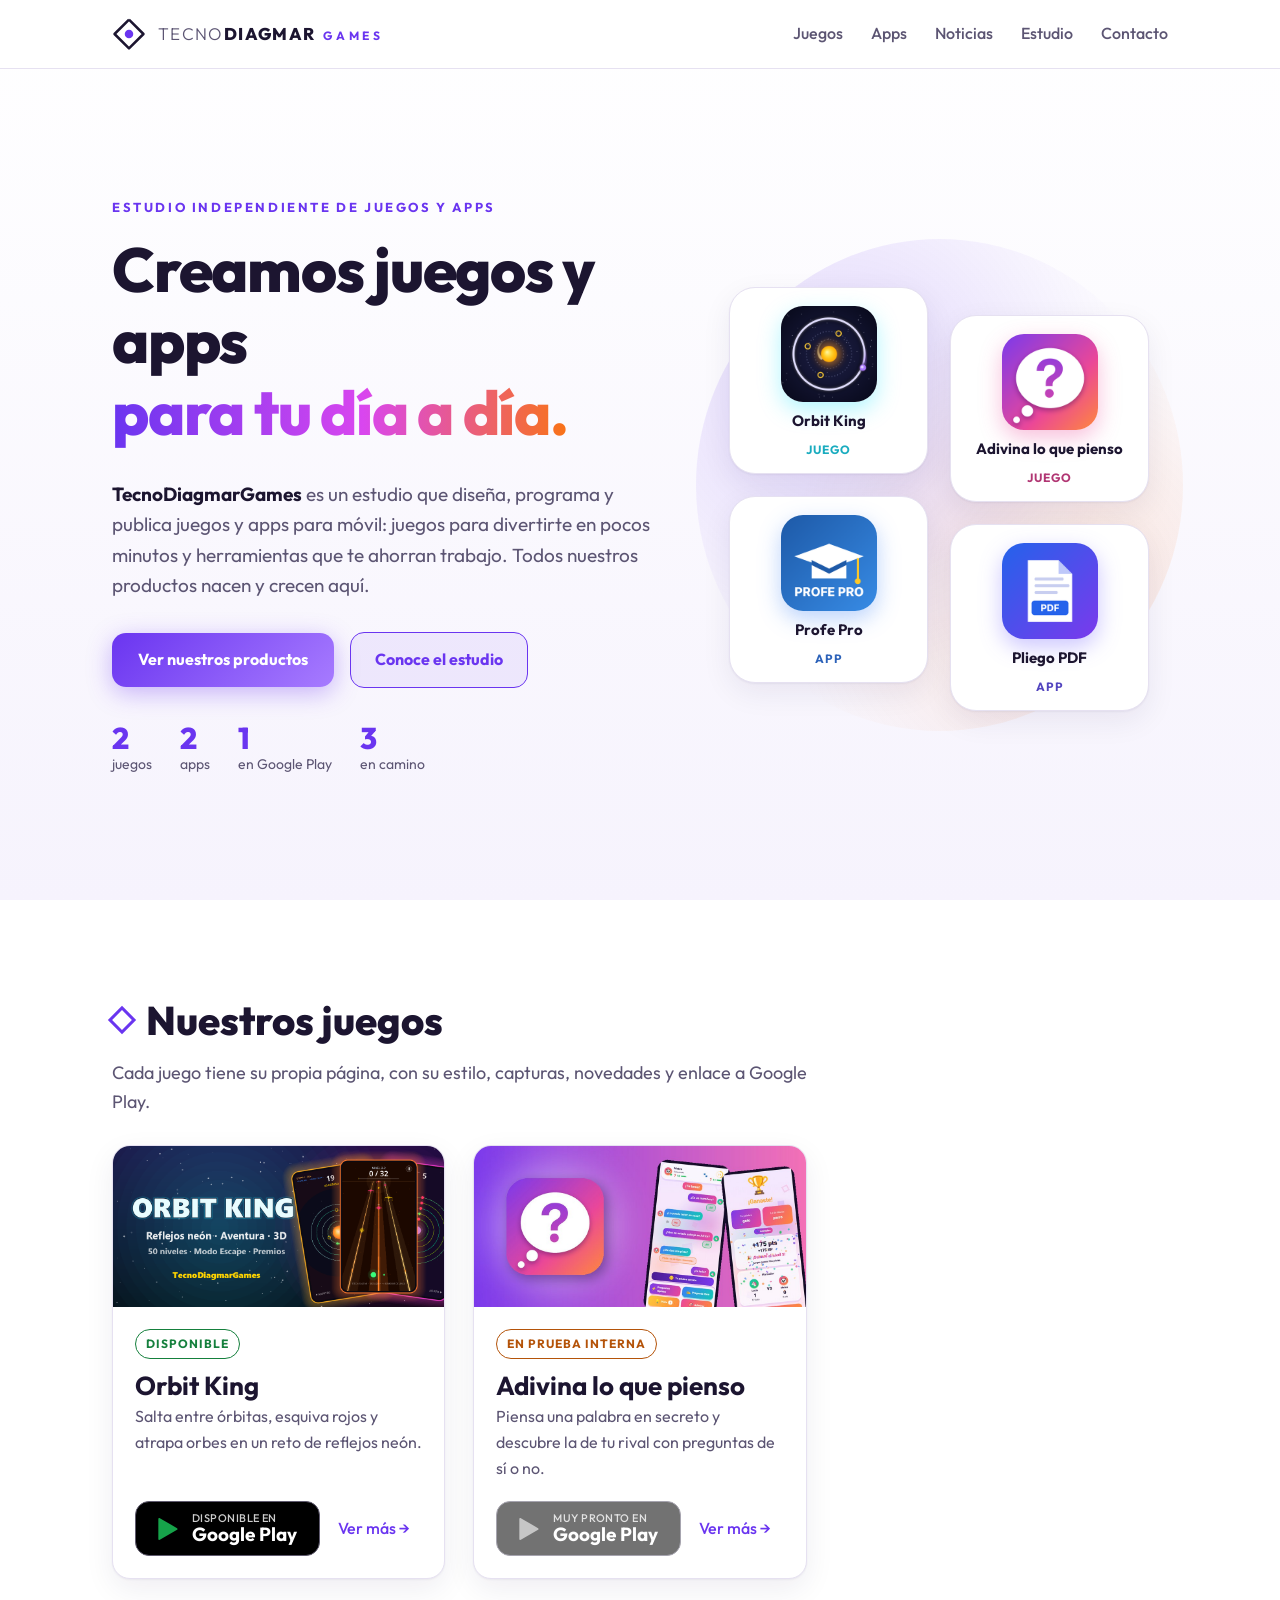
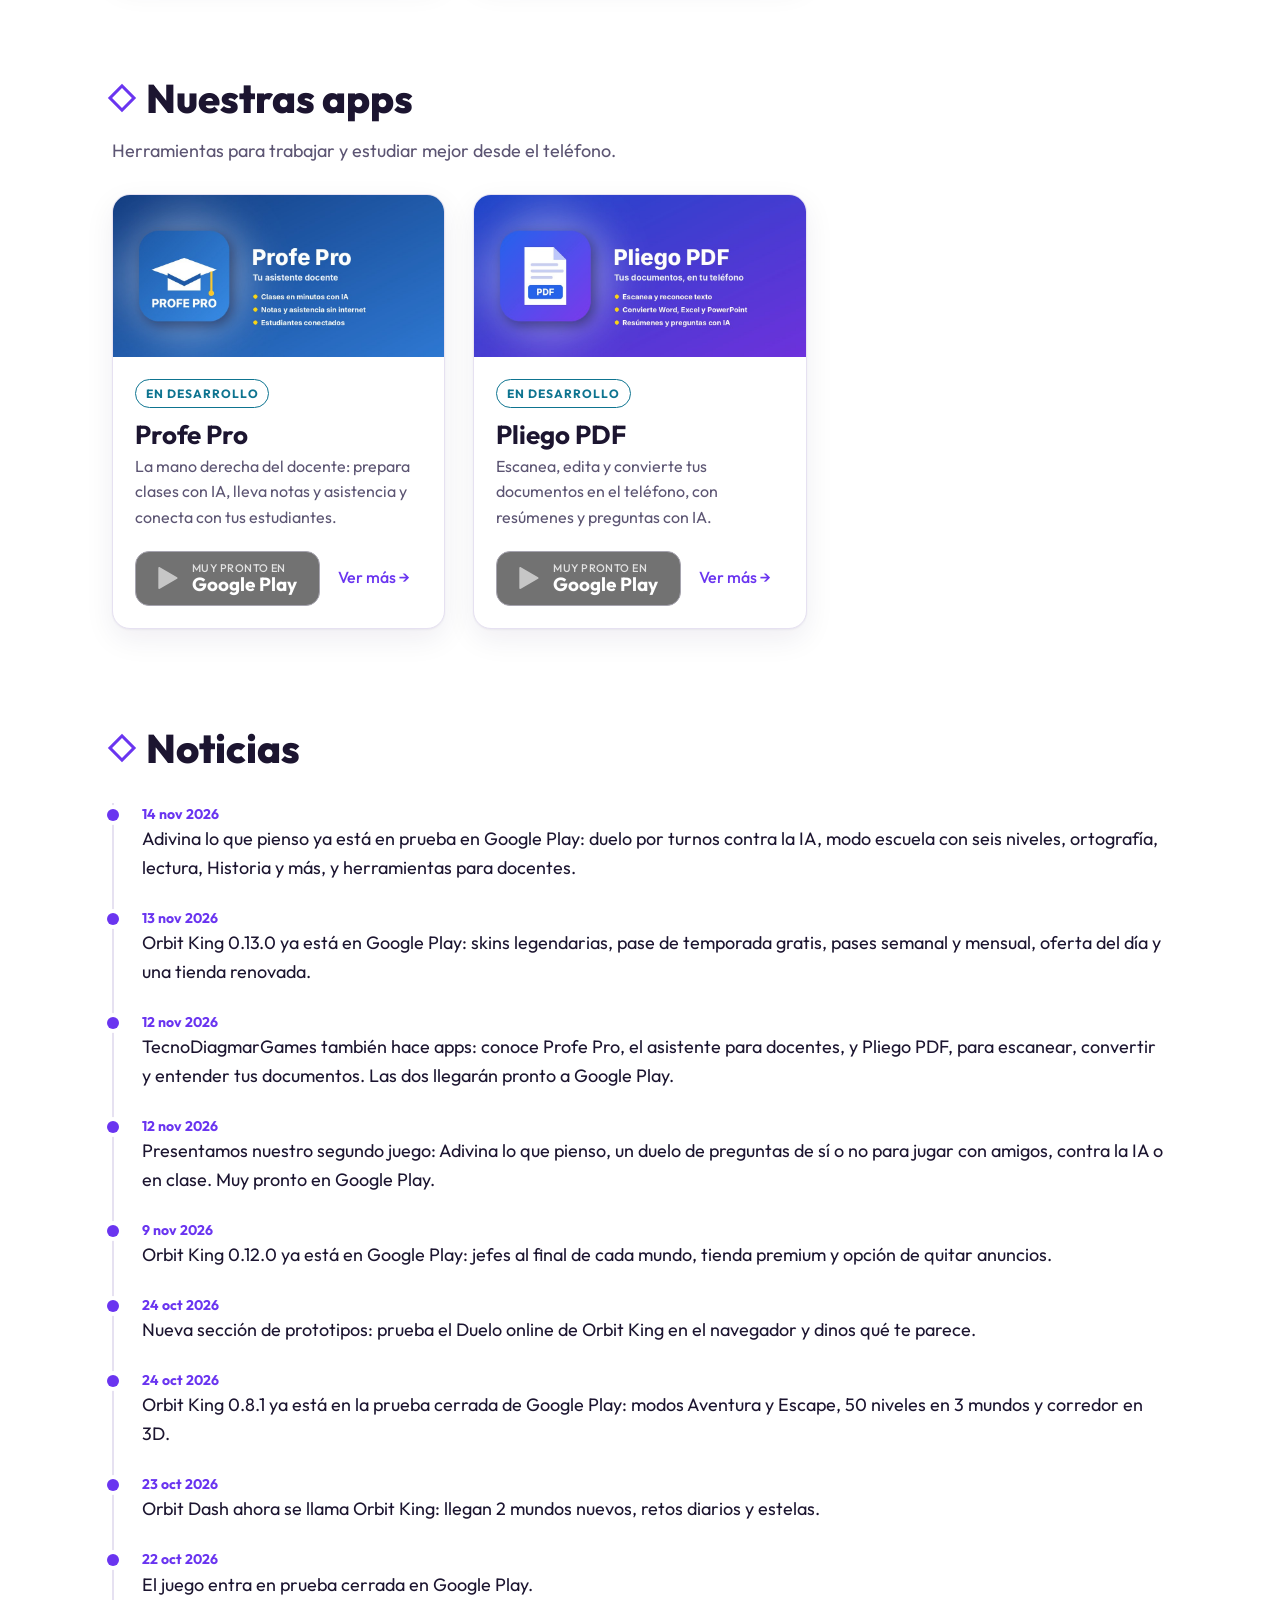
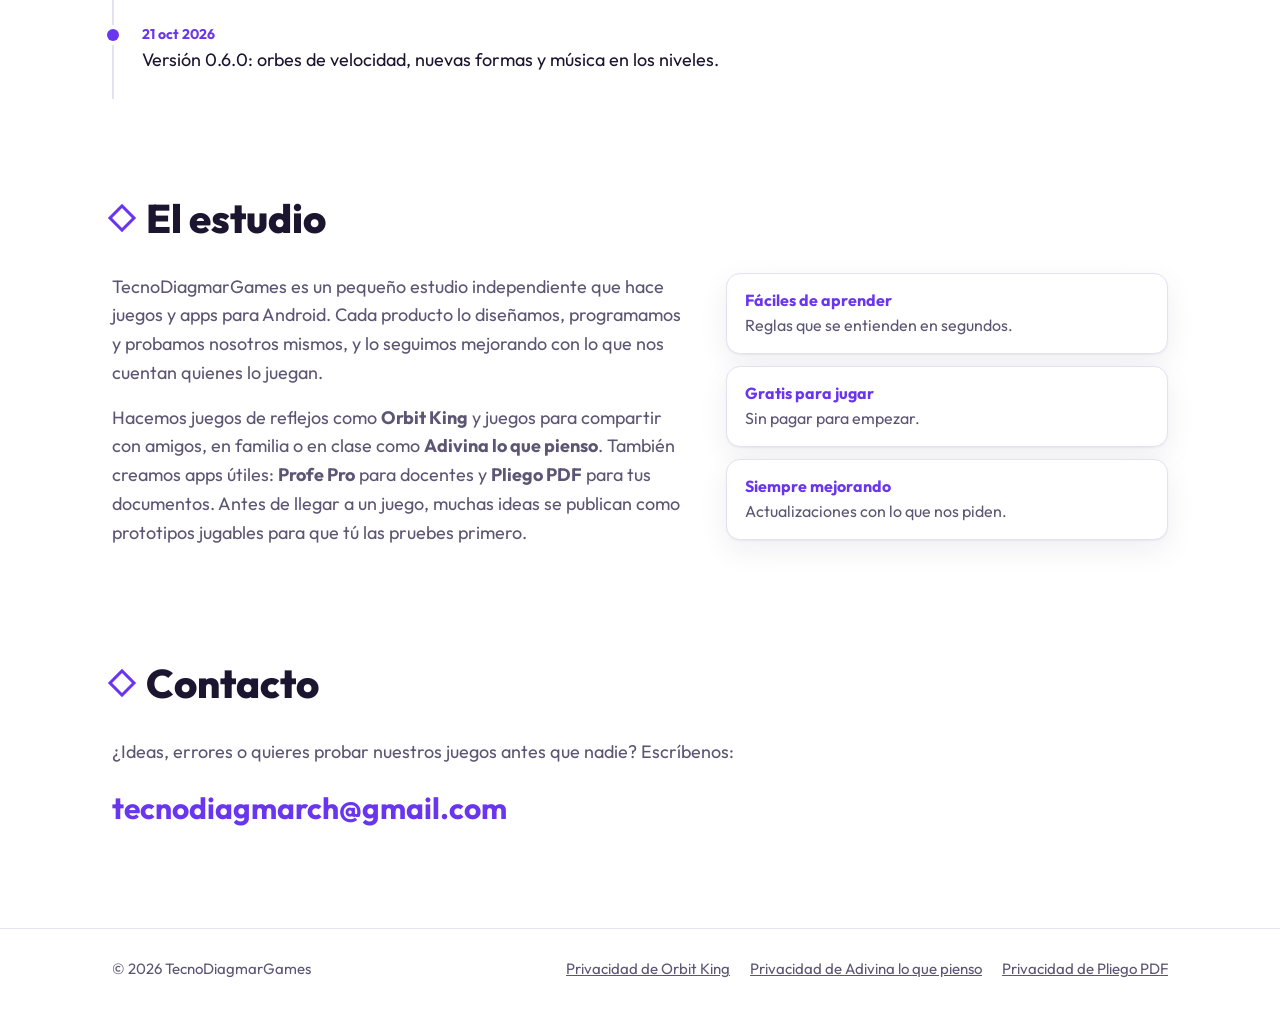
<file: index.html>
<!doctype html>
<html lang="es">
<head>
  <meta charset="utf-8">
  <meta name="viewport" content="width=device-width, initial-scale=1">
  <title>TecnoDiagmarGames · Juegos y apps para móvil</title>
  <meta name="description" content="TecnoDiagmarGames es un estudio independiente de juegos y apps para móvil: Orbit King, Adivina lo que pienso, Profe Pro y Pliego PDF.">
  <meta property="og:title" content="TecnoDiagmarGames">
  <meta property="og:description" content="Estudio independiente de juegos y apps para móvil: Orbit King, Adivina lo que pienso, Profe Pro y Pliego PDF.">
  <meta property="og:image" content="https://tecnodiagmargames.com/img/estudio/portada.png">
  <meta name="theme-color" content="#ffffff">
  <link rel="icon" href="img/favicon.svg" type="image/svg+xml">
  <link rel="preconnect" href="https://fonts.googleapis.com">
  <link rel="preconnect" href="https://fonts.gstatic.com" crossorigin>
  <link href="https://fonts.googleapis.com/css2?family=Outfit:wght@300;500;700;800&display=swap" rel="stylesheet">
  <link rel="stylesheet" href="css/estilo.css">
</head>
<body>
  <header class="cabecera">
    <div class="contenedor cabecera-fila">
      <a class="marca" href="index.html" aria-label="TecnoDiagmarGames, inicio">
        <svg class="rombo" viewBox="0 0 40 40" aria-hidden="true"><path d="M20 3 37 20 20 37 3 20Z"/><circle cx="20" cy="20" r="5"/></svg>
        <span><b class="tecno">TECNO</b><b>DIAGMAR</b><i>GAMES</i></span>
      </a>
      <button id="boton-menu" class="boton-menu" aria-label="Abrir menú"><span></span><span></span><span></span></button>
      <nav class="nav">
        <a href="#juegos">Juegos</a>
        <a href="#apps">Apps</a>
        <a href="#noticias">Noticias</a>
        <a href="#estudio">Estudio</a>
        <a href="#contacto">Contacto</a>
      </nav>
    </div>
  </header>

  <main>
    <section class="hero contenedor">
      <div class="hero-texto">
        <p class="antetitulo">Estudio independiente de juegos y apps</p>
        <h1>Creamos juegos y apps<br><span class="neon">para tu día a día.</span></h1>
        <p class="hero-sub"><b>TecnoDiagmarGames</b> es un estudio que diseña, programa y publica juegos y apps para móvil: juegos para divertirte en pocos minutos y herramientas que te ahorran trabajo. Todos nuestros productos nacen y crecen aquí.</p>
        <div class="hero-acciones">
          <a class="btn-pri" href="#juegos">Ver nuestros productos</a>
          <a class="btn-sec" href="#estudio">Conoce el estudio</a>
        </div>
        <ul id="cifras" class="cifras"></ul>
      </div>
      <div id="vitrina" class="hero-vitrina" aria-label="Nuestros productos"></div>
    </section>

    <section id="juegos" class="contenedor">
      <h2 class="titulo-seccion">Nuestros juegos</h2>
      <p class="seccion-intro">Cada juego tiene su propia página, con su estilo, capturas, novedades y enlace a Google Play.</p>
      <div id="lista-juegos" class="lista-juegos"></div>
    </section>

    <section id="apps" class="contenedor">
      <h2 class="titulo-seccion">Nuestras apps</h2>
      <p class="seccion-intro">Herramientas para trabajar y estudiar mejor desde el teléfono.</p>
      <div id="lista-apps" class="lista-juegos"></div>
    </section>

    <section id="noticias" class="contenedor">
      <h2 class="titulo-seccion">Noticias</h2>
      <ul id="lista-noticias" class="noticias"></ul>
    </section>

    <section id="estudio" class="contenedor estudio">
      <h2 class="titulo-seccion">El estudio</h2>
      <div class="estudio-rejilla">
        <div>
          <p>TecnoDiagmarGames es un pequeño estudio independiente que hace juegos y apps para Android. Cada producto lo diseñamos, programamos y probamos nosotros mismos, y lo seguimos mejorando con lo que nos cuentan quienes lo juegan.</p>
          <p>Hacemos juegos de reflejos como <b>Orbit King</b> y juegos para compartir con amigos, en familia o en clase como <b>Adivina lo que pienso</b>. También creamos apps útiles: <b>Profe Pro</b> para docentes y <b>Pliego PDF</b> para tus documentos. Antes de llegar a un juego, muchas ideas se publican como prototipos jugables para que tú las pruebes primero.</p>
        </div>
        <ul class="valores">
          <li><b>Fáciles de aprender</b><span>Reglas que se entienden en segundos.</span></li>
          <li><b>Gratis para jugar</b><span>Sin pagar para empezar.</span></li>
          <li><b>Siempre mejorando</b><span>Actualizaciones con lo que nos piden.</span></li>
        </ul>
      </div>
    </section>

    <section id="contacto" class="contenedor contacto">
      <h2 class="titulo-seccion">Contacto</h2>
      <p>¿Ideas, errores o quieres probar nuestros juegos antes que nadie? Escríbenos:</p>
      <a class="correo" data-correo href="#">correo</a>
    </section>
  </main>

  <footer class="pie">
    <div class="contenedor pie-fila">
      <span>© <span id="anio">2026</span> TecnoDiagmarGames</span>
      <span id="pie-privacidad" class="pie-enlaces"><a href="https://proelmas601.github.io/orbit-dash-privacy/" target="_blank" rel="noopener">Privacidad de Orbit King</a></span>
    </div>
  </footer>

  <script src="js/fichas/orbit-dash.js"></script>
  <script src="js/fichas/adivina.js"></script>
  <script src="js/fichas/profe-pro.js"></script>
  <script src="js/juegos.js"></script>
  <script src="js/sitio.js"></script>
</body>
</html>
</file>
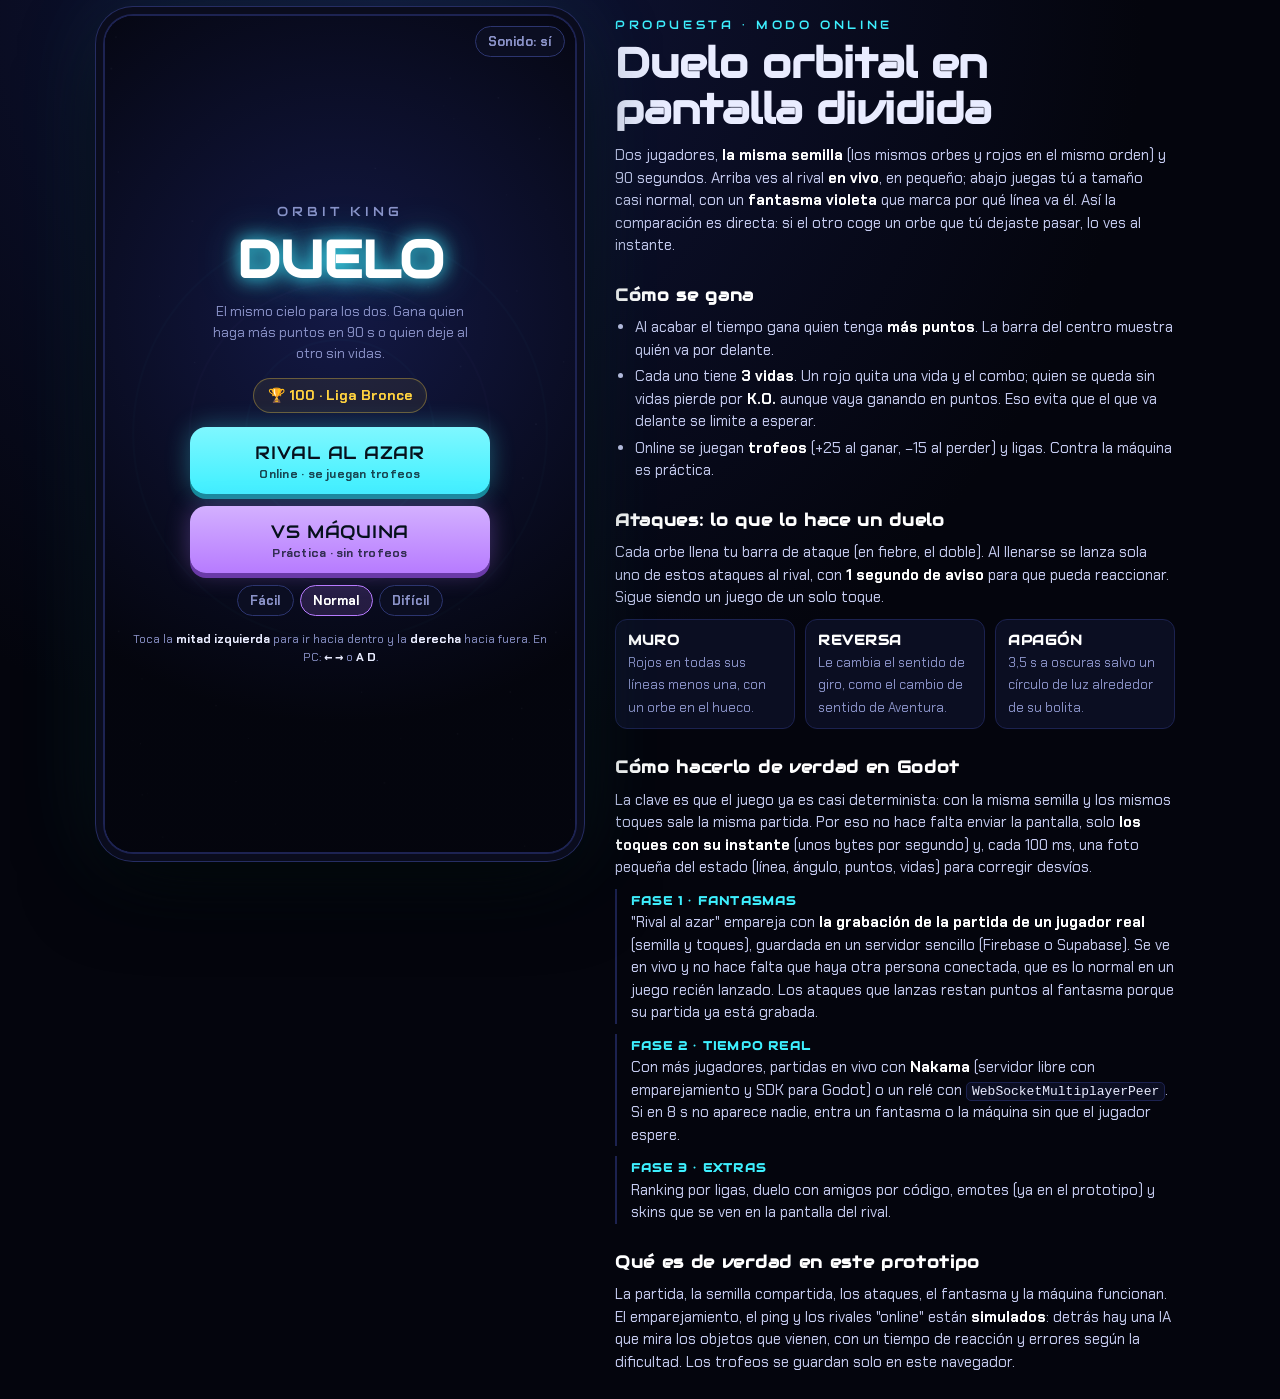
<file: prototipos/duelo/index.html>
<!doctype html>
<html lang="es">
<head>
<meta charset="utf-8">
<meta name="viewport" content="width=device-width, initial-scale=1, viewport-fit=cover">
<link rel="icon" href="../../img/favicon.svg" type="image/svg+xml">
<!-- Copia de prototipos/duelo/index.html (se regenera desde allí; ver web/LEEME.md) -->
<script>if (window.self !== window.top) document.documentElement.classList.add("embebido");</script>
<title>Orbit King Duelo</title>
<meta name="claude:viewport-fit-sides" content="cover">
<link rel="preconnect" href="https://fonts.googleapis.com">
<link rel="preconnect" href="https://fonts.gstatic.com" crossorigin>
<link rel="stylesheet" href="https://fonts.googleapis.com/css2?family=Audiowide&family=Chakra+Petch:wght@400;600;700&display=swap">
<style>
/* Layout: el teléfono (pantalla dividida, rival arriba / tú abajo) a la izquierda y la ficha del diseño a la derecha; en móvil, uno debajo del otro. */
:root {
  --bg: #04050d;
  --panel: #0b0e22;
  --line: #1c2250;
  --ink: #e9ecff;
  --muted: #8b93c9;
  --cyan: #3ef0ff;
  --violet: #b77bff;
  --gold: #ffd23f;
  --red: #ff3b5c;
  --green: #4dffa6;
  --f-display: "Audiowide", "Arial Black", system-ui, sans-serif;
  --f-body: "Chakra Petch", "Segoe UI", system-ui, sans-serif;
  color-scheme: dark;
}
html, body { min-height: 100%; }
body {
  background: radial-gradient(ellipse at 30% 0%, #10153a 0%, var(--bg) 60%) fixed, var(--bg);
  color: var(--ink);
  font-family: var(--f-body);
  font-size: 15px;
  line-height: 1.5;
  padding-left: max(16px, env(safe-area-inset-left, 0px));
  padding-right: max(16px, env(safe-area-inset-right, 0px));
  padding-block: 16px;
}
.wrap {
  display: flex; gap: 40px; justify-content: center; align-items: flex-start;
  max-width: 1180px; margin: 0 auto;
}
@media (max-width: 900px) { .wrap { flex-direction: column; align-items: center; gap: 28px; } }

/* ---------- Teléfono ---------- */
.phone {
  position: relative; flex: none;
  width: min(100%, calc((100svh - 32px) * 0.5625), 470px);
  aspect-ratio: 9 / 16; max-width: 100%;
  border-radius: 28px; overflow: hidden;
  background: #000;
  box-shadow: 0 0 0 2px #1d2352, 0 0 0 9px #0a0c1d, 0 0 0 10px #262d63, 0 30px 80px #000c, 0 0 90px #3ef0ff22;
  user-select: none; -webkit-user-select: none; touch-action: manipulation;
}
canvas { display: block; width: 100%; height: 100%; }
/* Solo durante la partida se bloquea el deslizamiento; en los menús la página se puede desplazar */
.phone.jugando { touch-action: none; }
.screen {
  position: absolute; inset: 0; display: flex; flex-direction: column; align-items: center; justify-content: center;
  gap: 14px; padding: 24px 22px; text-align: center;
  background: radial-gradient(circle at 50% 35%, #141a48ee, #04050df2 70%);
}
.screen[hidden] { display: none !important; }
.brand { font-family: var(--f-display); font-size: 13px; letter-spacing: .3em; color: var(--muted); }
.big {
  font-family: var(--f-display); font-size: clamp(38px, 11cqw, 62px); line-height: 1; margin: 0;
  color: #fff; text-shadow: 0 0 18px var(--cyan), 0 0 42px #3ef0ff66;
  text-wrap: balance;
}
.phone { container-type: inline-size; }
.sub { color: var(--muted); font-size: 14px; margin: 0; max-width: 30ch; }
.trophy {
  display: inline-flex; gap: 8px; align-items: center; padding: 6px 14px; border-radius: 99px;
  border: 1px solid #ffd23f55; color: var(--gold); font-weight: 700; font-variant-numeric: tabular-nums;
  background: #ffd23f12; font-size: 14px;
}
.btn {
  appearance: none; border: 0; cursor: pointer; width: 100%; max-width: 300px;
  font-family: var(--f-display); font-size: 18px; letter-spacing: .04em; color: #06101c;
  padding: 14px 16px 12px; border-radius: 16px;
  background: linear-gradient(180deg, #7ff7ff, var(--cyan));
  box-shadow: 0 5px 0 #138a99, 0 0 24px #3ef0ff55;
  display: flex; flex-direction: column; gap: 2px; align-items: center;
  transition: transform .08s;
}
.btn small { font-family: var(--f-body); font-weight: 700; font-size: 12px; letter-spacing: .02em; opacity: .75; }
.btn:active { transform: translateY(4px); box-shadow: 0 1px 0 #138a99; }
.btn.alt { background: linear-gradient(180deg, #d3b0ff, var(--violet)); box-shadow: 0 5px 0 #6a3aa8, 0 0 24px #b77bff55; }
.btn.alt:active { box-shadow: 0 1px 0 #6a3aa8; }
.btn.ghost { background: transparent; color: var(--ink); box-shadow: inset 0 0 0 2px #2c356f; font-size: 15px; }
.btn:focus-visible, .chip:focus-visible, .emote:focus-visible { outline: 3px solid var(--gold); outline-offset: 3px; }
.diff { display: flex; gap: 6px; justify-content: center; }
.chip {
  appearance: none; cursor: pointer; border: 1px solid #2c356f; background: #0b0e22; color: var(--muted);
  font-family: var(--f-body); font-weight: 700; font-size: 13px; padding: 6px 12px; border-radius: 99px;
}
.chip[aria-pressed="true"] { color: #fff; border-color: var(--violet); background: #b77bff2a; }
.stack { display: flex; flex-direction: column; gap: 12px; align-items: center; width: 100%; }
.hint { font-size: 12px; color: var(--muted); margin: 0; }
.hint b { color: var(--ink); }

/* Buscando rival */
.radar { width: 150px; height: 150px; border-radius: 50%; position: relative;
  background: repeating-radial-gradient(circle, #3ef0ff22 0 1px, transparent 1px 25px); box-shadow: inset 0 0 0 2px #3ef0ff44; }
.radar::after { content: ""; position: absolute; inset: 0; border-radius: 50%;
  background: conic-gradient(from 0deg, #3ef0ff88, transparent 25%); animation: spin 1.4s linear infinite; }
@keyframes spin { to { transform: rotate(360deg); } }
.vs { display: grid; grid-template-columns: 1fr auto 1fr; gap: 10px; align-items: center; width: 100%; }
.card { background: #0b0e22; border: 1px solid #2c356f; border-radius: 16px; padding: 12px 8px; min-width: 0; }
.card .n { font-weight: 700; font-size: 15px; overflow-wrap: anywhere; }
.card .m { font-size: 12px; color: var(--muted); font-variant-numeric: tabular-nums; }
.card.me { border-color: #3ef0ff77; } .card.op { border-color: #b77bff77; }
.vs .x { font-family: var(--f-display); font-size: 26px; color: var(--gold); text-shadow: 0 0 14px #ffd23f88; }

/* Resultado */
.res { width: 100%; max-width: 320px; border-collapse: collapse; font-variant-numeric: tabular-nums; font-size: 14px; }
.res th, .res td { padding: 5px 6px; border-bottom: 1px solid #1c2250; }
.res th { color: var(--muted); font-weight: 600; text-align: left; }
.res td { text-align: right; font-weight: 700; }
.res thead th { text-align: right; } .res thead th:first-child { text-align: left; }
.res .c1 { color: var(--cyan); } .res .c2 { color: var(--violet); }
.delta { font-family: var(--f-display); font-size: 20px; }

/* Emotes en partida */
.emotes { position: absolute; left: 0; right: 0; bottom: 10px; display: flex; gap: 8px; justify-content: center; pointer-events: none; }
.emotes[hidden] { display: none !important; }
.emote {
  pointer-events: auto; appearance: none; cursor: pointer; border: 1px solid #ffffff2a; background: #0b0e22cc;
  color: var(--ink); font-family: var(--f-body); font-weight: 700; font-size: 13px; padding: 5px 11px; border-radius: 99px;
}
.mute { position: absolute; top: 10px; right: 10px; z-index: 3; }

/* ---------- Ficha de diseño ---------- */
.doc { max-width: 560px; min-width: 0; }
.doc .eyebrow { font-family: var(--f-display); font-size: 12px; letter-spacing: .3em; color: var(--cyan); }
.doc h1 { font-family: var(--f-display); font-size: clamp(30px, 4vw, 42px); line-height: 1.1; margin: 6px 0 12px; text-wrap: balance; }
.doc h2 { font-family: var(--f-display); font-size: 17px; letter-spacing: .04em; margin: 26px 0 8px; color: #fff; text-wrap: balance; }
.doc p { margin: 0 0 10px; color: #c7cdf2; max-width: 62ch; }
.doc ul, .doc ol { margin: 0 0 10px; padding-left: 20px; color: #c7cdf2; }
.doc li { margin: 4px 0; }
.doc b { color: #fff; }
.atk { display: grid; grid-template-columns: repeat(3, minmax(0, 1fr)); gap: 10px; margin: 10px 0; }
@media (max-width: 480px) { .atk { grid-template-columns: 1fr; } }
.atk div { border: 1px solid var(--line); border-radius: 12px; padding: 10px 12px; background: #0b0e22; min-width: 0; }
.atk div b { display: block; font-family: var(--f-display); font-size: 14px; letter-spacing: .04em; }
.atk span { font-size: 13px; color: var(--muted); }
.k { color: var(--red); } .r { color: var(--gold); } .d { color: var(--violet); }
.phase { border-left: 2px solid var(--line); padding-left: 14px; margin: 10px 0; }
.phase b.tag { font-family: var(--f-display); font-size: 12px; letter-spacing: .1em; color: var(--cyan); }
code { font-family: ui-monospace, Consolas, monospace; font-size: 13px; background: #0b0e22; border: 1px solid var(--line); padding: 1px 5px; border-radius: 5px; color: var(--ink); }
@media (prefers-reduced-motion: reduce) { .radar::after { animation-duration: 6s; } }
body { margin: 0; }
/* Dentro de la web del estudio (iframe): solo el teléfono, a pantalla completa */
.embebido body { padding: 0; background: #000; }
.embebido .wrap { display: block; max-width: none; }
.embebido .doc { display: none; }
.embebido .phone { width: 100%; height: 100vh; aspect-ratio: auto; border-radius: 0; box-shadow: none; }
</style>

</head>
<body>
<div class="wrap">
  <div class="phone" id="phone">
    <canvas id="cv" aria-label="Partida en pantalla dividida: rival arriba, tú abajo"></canvas>
    <button class="chip mute" id="mute" type="button" aria-pressed="false">Sonido: sí</button>
    <div class="emotes" id="emotes" hidden>
      <button class="emote" type="button" data-e="¡GG!">¡GG!</button>
      <button class="emote" type="button" data-e="¡Uy!">¡Uy!</button>
      <button class="emote" type="button" data-e="🔥">🔥</button>
      <button class="emote" type="button" data-e="😎">😎</button>
    </div>

    <!-- Menú -->
    <div class="screen" id="sMenu">
      <div class="brand">ORBIT KING</div>
      <h2 class="big">DUELO</h2>
      <p class="sub">El mismo cielo para los dos. Gana quien haga más puntos en 90&nbsp;s o quien deje al otro sin vidas.</p>
      <div class="trophy" id="trophy">🏆 100 · Liga Bronce</div>
      <div class="stack">
        <button class="btn" id="bOnline" type="button">RIVAL AL AZAR<small>Online · se juegan trofeos</small></button>
        <button class="btn alt" id="bBot" type="button">VS MÁQUINA<small>Práctica · sin trofeos</small></button>
        <div class="diff" role="group" aria-label="Dificultad de la máquina">
          <button class="chip" type="button" data-d="facil" aria-pressed="false">Fácil</button>
          <button class="chip" type="button" data-d="normal" aria-pressed="true">Normal</button>
          <button class="chip" type="button" data-d="dificil" aria-pressed="false">Difícil</button>
        </div>
      </div>
      <p class="hint">Toca la <b>mitad izquierda</b> para ir hacia dentro y la <b>derecha</b> hacia fuera. En PC: <b>←</b> <b>→</b> o <b>A</b> <b>D</b>.</p>
    </div>

    <!-- Buscando rival -->
    <div class="screen" id="sSearch" hidden>
      <div class="brand">EMPAREJAMIENTO</div>
      <div class="radar" aria-hidden="true"></div>
      <p class="sub" id="searchTxt">Buscando rival con trofeos parecidos…</p>
      <div class="trophy" id="searchTime">0:00 · Región Sudamérica</div>
      <div class="stack"><button class="btn ghost" id="bCancel" type="button">CANCELAR</button></div>
    </div>

    <!-- Rival encontrado -->
    <div class="screen" id="sFound" hidden>
      <div class="brand" id="foundTitle">¡RIVAL ENCONTRADO!</div>
      <div class="vs">
        <div class="card me"><div class="n">Tú</div><div class="m" id="vsMe">🏆 100</div></div>
        <div class="x">VS</div>
        <div class="card op"><div class="n" id="vsName">—</div><div class="m" id="vsOp">—</div></div>
      </div>
      <p class="sub" id="vsSeed">Semilla compartida #00000</p>
    </div>

    <!-- Resultado -->
    <div class="screen" id="sEnd" hidden>
      <div class="brand" id="endReason">SE ACABÓ EL TIEMPO</div>
      <h2 class="big" id="endTitle">VICTORIA</h2>
      <div class="delta" id="endDelta">+25 🏆</div>
      <table class="res">
        <thead><tr><th></th><th class="c1">Tú</th><th class="c2" id="endOpName">Rival</th></tr></thead>
        <tbody id="endBody"></tbody>
      </table>
      <div class="stack">
        <button class="btn" id="bAgain" type="button">REVANCHA</button>
        <button class="btn ghost" id="bMenu" type="button">MENÚ</button>
      </div>
    </div>
  </div>

  <article class="doc">
    <div class="eyebrow">PROPUESTA · MODO ONLINE</div>
    <h1>Duelo orbital en pantalla dividida</h1>
    <p>Dos jugadores, <b>la misma semilla</b> (los mismos orbes y rojos en el mismo orden) y 90 segundos. Arriba ves al rival <b>en vivo</b>, en pequeño; abajo juegas tú a tamaño casi normal, con un <b>fantasma violeta</b> que marca por qué línea va él. Así la comparación es directa: si el otro coge un orbe que tú dejaste pasar, lo ves al instante.</p>

    <h2>Cómo se gana</h2>
    <ul>
      <li>Al acabar el tiempo gana quien tenga <b>más puntos</b>. La barra del centro muestra quién va por delante.</li>
      <li>Cada uno tiene <b>3 vidas</b>. Un rojo quita una vida y el combo; quien se queda sin vidas pierde por <b>K.O.</b> aunque vaya ganando en puntos. Eso evita que el que va delante se limite a esperar.</li>
      <li>Online se juegan <b>trofeos</b> (+25 al ganar, −15 al perder) y ligas. Contra la máquina es práctica.</li>
    </ul>

    <h2>Ataques: lo que lo hace un duelo</h2>
    <p>Cada orbe llena tu barra de ataque (en fiebre, el doble). Al llenarse se lanza sola uno de estos ataques al rival, con <b>1 segundo de aviso</b> para que pueda reaccionar. Sigue siendo un juego de un solo toque.</p>
    <div class="atk">
      <div><b class="k">MURO</b><span>Rojos en todas sus líneas menos una, con un orbe en el hueco.</span></div>
      <div><b class="r">REVERSA</b><span>Le cambia el sentido de giro, como el cambio de sentido de Aventura.</span></div>
      <div><b class="d">APAGÓN</b><span>3,5 s a oscuras salvo un círculo de luz alrededor de su bolita.</span></div>
    </div>

    <h2>Cómo hacerlo de verdad en Godot</h2>
    <p>La clave es que el juego ya es casi determinista: con la misma semilla y los mismos toques sale la misma partida. Por eso no hace falta enviar la pantalla, solo <b>los toques con su instante</b> (unos bytes por segundo) y, cada 100 ms, una foto pequeña del estado (línea, ángulo, puntos, vidas) para corregir desvíos.</p>
    <div class="phase"><b class="tag">FASE 1 · FANTASMAS</b>
      <p>"Rival al azar" empareja con <b>la grabación de la partida de un jugador real</b> (semilla y toques), guardada en un servidor sencillo (Firebase o Supabase). Se ve en vivo y no hace falta que haya otra persona conectada, que es lo normal en un juego recién lanzado. Los ataques que lanzas restan puntos al fantasma porque su partida ya está grabada.</p></div>
    <div class="phase"><b class="tag">FASE 2 · TIEMPO REAL</b>
      <p>Con más jugadores, partidas en vivo con <b>Nakama</b> (servidor libre con emparejamiento y SDK para Godot) o un relé con <code>WebSocketMultiplayerPeer</code>. Si en 8 s no aparece nadie, entra un fantasma o la máquina sin que el jugador espere.</p></div>
    <div class="phase"><b class="tag">FASE 3 · EXTRAS</b>
      <p>Ranking por ligas, duelo con amigos por código, emotes (ya en el prototipo) y skins que se ven en la pantalla del rival.</p></div>

    <h2>Qué es de verdad en este prototipo</h2>
    <p>La partida, la semilla compartida, los ataques, el fantasma y la máquina funcionan. El emparejamiento, el ping y los rivales "online" están <b>simulados</b>: detrás hay una IA que mira los objetos que vienen, con un tiempo de reacción y errores según la dificultad. Los trofeos se guardan solo en este navegador.</p>
  </article>
</div>

<script>
(() => {
const TAU = Math.PI * 2;
const MATCH_TIME = 90, LIVES = 3, ENERGY_MAX = 10, HIT = 0.115, WARN = 1.0;
const DIFFS = {
  facil:   { react: 0.36, err: 0.15, look: 1.2, label: "Fácil" },
  normal:  { react: 0.22, err: 0.06, look: 1.5, label: "Normal" },
  dificil: { react: 0.13, err: 0.02, look: 1.9, label: "Difícil" },
};
const ATTACKS = {
  muro:    { name: "MURO",    col: "#ff3b5c" },
  reversa: { name: "REVERSA", col: "#ffd23f" },
  apagon:  { name: "APAGÓN",  col: "#b77bff" },
};
const RIVALS = [
  ["NebulaRex", "MX"], ["Kaori_77", "AR"], ["ZetaOrbit", "CO"], ["luna.pz", "CL"], ["ElCometa", "ES"],
  ["Vortex_9", "PE"], ["SolNegro", "UY"], ["Pixelia", "VE"], ["Andrómeda", "EC"], ["RayoAzul", "BO"],
];

const mulberry32 = a => () => { a |= 0; a = a + 0x6D2B79F5 | 0; let t = Math.imul(a ^ a >>> 15, 1 | a); t = t + Math.imul(t ^ t >>> 7, 61 | t) ^ t; return ((t ^ t >>> 14) >>> 0) / 4294967296; };
const wrap = a => { a = (a + Math.PI) % TAU; if (a < 0) a += TAU; return a - Math.PI; };
const clamp = (v, a, b) => Math.max(a, Math.min(b, v));
const radFrac = l => 0.36 + 0.32 * l;

// ---------- guardado (solo comodidad: trofeos en este navegador) ----------
let trophies = 100;
try { const v = parseInt(localStorage.getItem("ok_duel_trophies"), 10); if (!isNaN(v)) trophies = v; } catch (e) {}
const saveTrophies = () => { try { localStorage.setItem("ok_duel_trophies", String(trophies)); } catch (e) {} };
const league = t => t >= 400 ? "Liga Oro" : t >= 200 ? "Liga Plata" : "Liga Bronce";

// ---------- sonido ----------
let actx = null, soundOn = true;
function beep(freq, dur = 0.08, type = "sine", vol = 0.07) {
  if (!soundOn) return;
  try {
    actx = actx || new (window.AudioContext || window.webkitAudioContext)();
    const o = actx.createOscillator(), g = actx.createGain();
    o.type = type; o.frequency.value = freq;
    g.gain.setValueAtTime(vol, actx.currentTime);
    g.gain.exponentialRampToValueAtTime(0.0001, actx.currentTime + dur);
    o.connect(g).connect(actx.destination); o.start(); o.stop(actx.currentTime + dur);
  } catch (e) {}
}

// ---------- jugador ----------
function newPlayer(name, seed, bot) {
  return {
    name, lines: 3, line: 1, lineVis: 1, a: -Math.PI / 2, dir: 1, t: 0,
    score: 0, combo: 0, best: 0, orbs: 0, sent: 0, lives: LIVES, ko: false,
    inv: 0, items: [], energy: 0, rng: mulberry32(seed), xr: mulberry32(seed ^ 0x5bd1e995 ^ (bot ? 77 : 13)),
    spawnT: 0.6, dark: 0, incoming: null, queue: [], shake: 0, flash: 0,
    parts: [], trail: [], banner: null, emote: null, bot, hitFlash: 0,
  };
}

function spawn(p) {
  // siempre se consumen 3 números: así los dos jugadores reciben la misma secuencia
  const r1 = p.rng(), r2 = p.rng(), r3 = p.rng();
  const line = Math.floor(r1 * p.lines);
  const a = p.a + p.dir * (1.5 + r2 * 1.2);
  let type = r3 < Math.min(0.55, 0.4 + p.t * 0.002) ? "red" : "orb";
  for (const it of p.items) if (it.line === line && Math.abs(wrap(it.a - a)) < 0.3) return;
  if (type === "red") {
    const blocked = new Set([line]);
    for (const it of p.items) if (it.type === "red" && Math.abs(wrap(it.a - a)) < 0.45) blocked.add(it.line);
    if (blocked.size >= p.lines) type = "orb";
  }
  p.items.push({ line, a, type, age: 0 });
}

function applyAttack(p, type) {
  if (type === "muro") {
    const gap = Math.floor(p.xr() * p.lines), a = p.a + p.dir * 1.9;
    p.items = p.items.filter(it => Math.abs(wrap(it.a - a)) > 0.35);
    for (let l = 0; l < p.lines; l++) p.items.push({ line: l, a, type: l === gap ? "orb" : "red", age: 0 });
  } else if (type === "reversa") {
    p.dir *= -1; p.flash = 1;
    p.items = p.items.filter(it => { const pr = wrap((it.a - p.a) * p.dir); return !(it.type === "red" && pr > -0.1 && pr < 0.7); });
  } else {
    p.dark = 3.5;
  }
  p.banner = { text: ATTACKS[type].name + "!", col: ATTACKS[type].col, t: 1.1 };
}

function addParts(p, x, y, col, n) {
  for (let i = 0; i < n; i++) {
    const ang = Math.random() * TAU, sp = 0.4 + Math.random() * 0.9;
    p.parts.push({ x, y, vx: Math.cos(ang) * sp, vy: Math.sin(ang) * sp, life: 0.5 + Math.random() * 0.3, col });
  }
}

function step(p, dt, opp, human) {
  if (p.ko) { p.lineVis += (p.line - p.lineVis) * Math.min(1, dt * 16); return; }
  p.t += dt;
  const speed = Math.min(3.6, 2.0 + 0.018 * p.t);
  p.a += p.dir * speed * dt;
  p.lineVis += (p.line - p.lineVis) * Math.min(1, dt * 16);
  p.inv = Math.max(0, p.inv - dt); p.dark = Math.max(0, p.dark - dt);
  p.shake = Math.max(0, p.shake - dt * 3); p.flash = Math.max(0, p.flash - dt * 2); p.hitFlash = Math.max(0, p.hitFlash - dt * 3);
  if (p.banner && (p.banner.t -= dt) <= 0) p.banner = null;
  if (p.emote && (p.emote.t -= dt) <= 0) p.emote = null;

  if (!p.incoming && p.queue.length) { p.incoming = { type: p.queue.shift(), t: WARN }; if (human) beep(220, 0.25, "square", 0.05); }
  if (p.incoming && (p.incoming.t -= dt) <= 0) { applyAttack(p, p.incoming.type); p.incoming = null; if (human) beep(140, 0.3, "sawtooth", 0.06); }

  if ((p.spawnT -= dt) <= 0) { p.spawnT += Math.max(0.5, 0.95 - 0.006 * p.t); spawn(p); }
  if (p.bot) botThink(p, dt);

  const br = radFrac(p.lineVis), bx = Math.cos(p.a) * br, by = Math.sin(p.a) * br;
  p.trail.push([bx, by]); if (p.trail.length > 14) p.trail.shift();
  for (let i = p.items.length - 1; i >= 0; i--) {
    const it = p.items[i]; it.age += dt;
    const prog = wrap((it.a - p.a) * p.dir);
    if (prog < -0.4) {
      p.items.splice(i, 1);
      if (it.type === "orb" && prog > -1.3 && p.combo > 0) { p.combo = 0; if (human) beep(180, 0.12, "triangle", 0.04); }
      continue;
    }
    const r = radFrac(it.line), ix = Math.cos(it.a) * r, iy = Math.sin(it.a) * r;
    if ((ix - bx) ** 2 + (iy - by) ** 2 > HIT * HIT) continue;
    if (it.type === "orb") {
      p.combo++; p.best = Math.max(p.best, p.combo); p.orbs++;
      const mult = p.combo >= 15 ? 2 : 1;
      p.score += p.combo * mult; p.energy += mult;
      addParts(p, ix, iy, mult > 1 ? "#ff9b3f" : "#ffd23f", 8);
      if (human) beep(660 + Math.min(p.combo, 20) * 30, 0.07);
      if (p.energy >= ENERGY_MAX) {
        p.energy = 0; p.sent++;
        const type = ["muro", "reversa", "apagon"][Math.floor(p.xr() * 3)];
        if (!opp.ko) opp.queue.push(type);
        p.banner = { text: ATTACKS[type].name + " ENVIADO", col: ATTACKS[type].col, t: 1.1 };
        if (human) { beep(880, 0.1, "square", 0.05); setTimeout(() => beep(1320, 0.12, "square", 0.05), 90); }
      }
    } else {
      if (p.inv > 0) continue;
      p.lives--; p.combo = 0; p.inv = 1.6; p.shake = 1; p.hitFlash = 1;
      addParts(p, bx, by, "#ff3b5c", 16);
      if (human) { beep(90, 0.3, "sawtooth", 0.09); if (navigator.vibrate) try { navigator.vibrate(60); } catch (e) {} }
      if (p.lives <= 0) p.ko = true;
      if (p.bot && Math.random() < 0.25) say(p, ["¡Uy!", "😱"][Math.floor(Math.random() * 2)]);
    }
    p.items.splice(i, 1);
  }
  for (let i = p.parts.length - 1; i >= 0; i--) {
    const q = p.parts[i]; q.life -= dt; q.x += q.vx * dt * 0.35; q.y += q.vy * dt * 0.35;
    if (q.life <= 0) p.parts.splice(i, 1);
  }
}

// IA: mira lo que viene en cada línea y se mueve una línea cada vez que "reacciona"
function botThink(p, dt) {
  const b = p.bot;
  if ((b.next -= dt) > 0) return;
  b.next = b.react * (0.7 + Math.random() * 0.6);
  const blind = p.dark > 0, look = blind ? b.look * 0.5 : b.look, err = blind ? b.err * 3 : b.err;
  let best = p.line, bestS = -1e9;
  for (let L = 0; L < p.lines; L++) {
    let s = -Math.abs(L - p.line) * 0.6;
    const lo = Math.min(L, p.line), hi = Math.max(L, p.line);
    for (const it of p.items) {
      const prog = wrap((it.a - p.a) * p.dir);
      if (prog < 0.02 || prog > look) continue;
      if (it.line === L) s += it.type === "red" ? -60 / (prog + 0.1) : 10 / (prog + 0.25);
      else if (it.type === "red" && it.line > lo && it.line < hi && prog < 0.35) s -= 40;
    }
    if (s > bestS) { bestS = s; best = L; }
  }
  if (Math.random() < err) best = clamp(p.line + (Math.random() < 0.5 ? -1 : 1), 0, p.lines - 1);
  if (best !== p.line) p.line += Math.sign(best - p.line);
}

function say(p, text) { p.emote = { text, t: 2 }; }

// ---------- partida ----------
let state = "menu", me = null, op = null, timeLeft = 0, countT = 0, online = false, diff = "normal";
let rival = null, seed = 0, ping = 60, pingT = 0, lastSeed = 0;
const $ = id => document.getElementById(id);
const screens = ["sMenu", "sSearch", "sFound", "sEnd"];
function show(id) { for (const s of screens) $(s).hidden = s !== id; $("emotes").hidden = !(state === "play" || state === "count"); $("mute").hidden = !$("emotes").hidden; $("phone").classList.toggle("jugando", !$("emotes").hidden); }

function refreshTrophy() { $("trophy").textContent = `🏆 ${trophies} · ${league(trophies)}`; }

function startMatch() {
  seed = Math.floor(Math.random() * 90000) + 10000;
  const d = online ? (trophies >= 220 ? "dificil" : Math.random() < 0.6 ? "normal" : "dificil") : diff;
  me = newPlayer("Tú", seed, null);
  op = newPlayer(rival.name, seed, { ...DIFFS[d], next: 0.3 });
  timeLeft = MATCH_TIME; countT = 3.2; state = "count"; show(null);
}

function findRival() {
  if (online) {
    const [n, c] = RIVALS[Math.floor(Math.random() * RIVALS.length)];
    rival = { name: n, sub: `${c} · 🏆 ${Math.max(0, trophies + Math.floor(Math.random() * 60 - 30))}` };
    ping = 40 + Math.floor(Math.random() * 70);
  } else {
    rival = { name: "ORB-" + DIFFS[diff].label.toUpperCase(), sub: "Máquina · " + DIFFS[diff].label };
  }
}

let searchTimer = null;
function goSearch() {
  online = true; state = "search"; show("sSearch");
  const wait = 2 + Math.random() * 2.5; let t = 0;
  clearInterval(searchTimer);
  searchTimer = setInterval(() => {
    t += 0.25;
    $("searchTime").textContent = `0:${String(Math.floor(t)).padStart(2, "0")} · Región Sudamérica`;
    if (t >= wait) { clearInterval(searchTimer); findRival(); goFound("¡RIVAL ENCONTRADO!"); }
  }, 250);
}
function goFound(title) {
  state = "found"; show("sFound");
  $("foundTitle").textContent = title;
  $("vsMe").textContent = online ? `🏆 ${trophies}` : "Práctica";
  $("vsName").textContent = rival.name; $("vsOp").textContent = rival.sub + (online ? ` · ${ping} ms` : "");
  $("vsSeed").textContent = "Semilla compartida: los mismos orbes y rojos para los dos";
  setTimeout(() => { if (state === "found") startMatch(); }, 1900);
}

function endMatch() {
  state = "end";
  let res, reason;
  if (me.ko && !op.ko) { res = -1; reason = "K.O.: TE QUEDASTE SIN VIDAS"; }
  else if (op.ko && !me.ko) { res = 1; reason = `K.O.: ${op.name.toUpperCase()} SIN VIDAS`; }
  else { res = Math.sign(me.score - op.score); reason = me.ko ? "DOBLE K.O." : "SE ACABÓ EL TIEMPO"; }
  $("endReason").textContent = reason;
  $("endTitle").textContent = res > 0 ? "VICTORIA" : res < 0 ? "DERROTA" : "EMPATE";
  $("endTitle").style.textShadow = res > 0 ? "0 0 18px #3ef0ff, 0 0 42px #3ef0ff66" : res < 0 ? "0 0 18px #ff3b5c, 0 0 42px #ff3b5c66" : "0 0 18px #ffd23f";
  let delta = 0;
  if (online) { delta = res > 0 ? 25 : res < 0 ? -15 : 5; trophies = Math.max(0, trophies + delta); saveTrophies(); refreshTrophy(); }
  $("endDelta").textContent = online ? `${delta >= 0 ? "+" : ""}${delta} 🏆 · ${trophies}` : "Práctica: sin trofeos";
  $("endDelta").style.color = delta > 0 ? "var(--gold)" : delta < 0 ? "var(--red)" : "var(--muted)";
  $("endOpName").textContent = op.name;
  const rows = [["Puntos", me.score, op.score], ["Mejor combo", "x" + me.best, "x" + op.best], ["Orbes", me.orbs, op.orbs], ["Ataques enviados", me.sent, op.sent], ["Vidas", me.lives, op.lives]];
  $("endBody").innerHTML = rows.map(r => `<tr><th>${r[0]}</th><td class="c1">${r[1]}</td><td class="c2">${r[2]}</td></tr>`).join("");
  beep(res > 0 ? 990 : 200, 0.4, "triangle", 0.08);
  show("sEnd");
}

// ---------- dibujo ----------
const cv = $("cv"), ctx = cv.getContext("2d");
let W = 0, H = 0, DPR = 1;
const stars = Array.from({ length: 70 }, (_, i) => { const r = mulberry32(i * 99 + 7); return [r(), r(), r() * 1.4 + 0.3, r()]; });
function resize() {
  const r = cv.getBoundingClientRect(); DPR = Math.min(2, window.devicePixelRatio || 1);
  W = r.width; H = r.height; cv.width = Math.round(W * DPR); cv.height = Math.round(H * DPR);
}
new ResizeObserver(resize).observe(cv); resize();

function font(px, display) { return `${display ? "" : "700 "}${px}px ${display ? '"Audiowide", "Arial Black", sans-serif' : '"Chakra Petch", "Segoe UI", sans-serif'}`; }
function glowText(t, x, y, px, col, align = "center", display = true, blur = 12) {
  ctx.font = font(px, display); ctx.textAlign = align; ctx.textBaseline = "middle";
  ctx.shadowColor = col; ctx.shadowBlur = blur; ctx.fillStyle = col; ctx.fillText(t, x, y);
  ctx.shadowBlur = 0; ctx.fillStyle = "#fff"; ctx.globalAlpha *= 0.85; ctx.fillText(t, x, y); ctx.globalAlpha = 1;
}
function heart(x, y, s, col) {
  ctx.fillStyle = col; ctx.beginPath();
  ctx.moveTo(x, y + s * 0.35);
  ctx.bezierCurveTo(x - s * 0.9, y - s * 0.3, x - s * 0.4, y - s * 0.95, x, y - s * 0.35);
  ctx.bezierCurveTo(x + s * 0.4, y - s * 0.95, x + s * 0.9, y - s * 0.3, x, y + s * 0.35);
  ctx.fill();
}

function drawPanel(p, X, Y, PW, PH, o) {
  const now = performance.now() / 1000;
  ctx.save(); ctx.beginPath(); ctx.rect(X, Y, PW, PH); ctx.clip();
  const g = ctx.createLinearGradient(0, Y, 0, Y + PH);
  g.addColorStop(0, o.top ? "#120a2a" : "#06122a"); g.addColorStop(1, o.top ? "#07051a" : "#030817");
  ctx.fillStyle = g; ctx.fillRect(X, Y, PW, PH);
  for (const s of stars) { ctx.globalAlpha = 0.25 + 0.5 * Math.abs(Math.sin(now * 0.7 + s[3] * 9)); ctx.fillStyle = "#cfe0ff"; ctx.fillRect(X + s[0] * PW, Y + s[1] * PH, s[2], s[2]); }
  ctx.globalAlpha = 1;

  const sh = p.shake * 7;
  const S = Math.min(PW, PH * (o.top ? 0.95 : 0.9)) * 0.42;
  const cx = X + PW / 2 + (Math.random() - 0.5) * sh, cy = Y + PH * (o.top ? 0.54 : 0.5) + (Math.random() - 0.5) * sh;
  const P = (a, r) => [cx + Math.cos(a) * r * S, cy + Math.sin(a) * r * S];
  const accent = o.top ? "#b77bff" : "#3ef0ff";

  // sol
  const sg = ctx.createRadialGradient(cx, cy, 0, cx, cy, S * 0.25);
  sg.addColorStop(0, "#fff6d0"); sg.addColorStop(0.35, "#ffb84a"); sg.addColorStop(1, "#ff6a0000");
  ctx.fillStyle = sg; ctx.beginPath(); ctx.arc(cx, cy, S * 0.25, 0, TAU); ctx.fill();

  // órbitas
  const fever = p.combo >= 15, warnRev = p.incoming && p.incoming.type === "reversa" && Math.floor(now * 8) % 2 === 0;
  for (let l = 0; l < p.lines; l++) {
    ctx.strokeStyle = warnRev ? "#ffd23f" : fever ? "#ff9b3f" : accent;
    ctx.globalAlpha = p.flash > 0 ? 1 : 0.55; ctx.lineWidth = o.top ? 1.5 : 2;
    ctx.shadowColor = ctx.strokeStyle; ctx.shadowBlur = 10;
    ctx.beginPath(); ctx.arc(cx, cy, radFrac(l) * S, 0, TAU); ctx.stroke();
  }
  ctx.shadowBlur = 0; ctx.globalAlpha = 1;

  // objetos
  for (const it of p.items) {
    const [x, y] = P(it.a, radFrac(it.line)), k = Math.min(1, it.age / 0.2), rr = S * 0.055 * k;
    if (it.type === "orb") {
      ctx.strokeStyle = "#ffd23f"; ctx.lineWidth = Math.max(2, S * 0.022); ctx.shadowColor = "#ffd23f"; ctx.shadowBlur = 12;
      ctx.beginPath(); ctx.arc(x, y, rr, 0, TAU); ctx.stroke();
    } else {
      ctx.fillStyle = "#ff3b5c"; ctx.shadowColor = "#ff3b5c"; ctx.shadowBlur = 16;
      ctx.beginPath(); ctx.arc(x, y, rr * 1.05, 0, TAU); ctx.fill();
    }
  }
  ctx.shadowBlur = 0;

  // fantasma del rival (solo en tu panel)
  if (o.ghost && !o.ghost.ko) {
    const [gx, gy] = P(o.ghost.a, radFrac(o.ghost.lineVis));
    ctx.globalAlpha = 0.5; ctx.strokeStyle = "#b77bff"; ctx.lineWidth = 2; ctx.setLineDash([4, 4]);
    ctx.beginPath(); ctx.arc(gx, gy, S * 0.065, 0, TAU); ctx.stroke(); ctx.setLineDash([]);
    ctx.globalAlpha = 0.6; glowText(o.ghost.name, gx, gy - S * 0.13, Math.max(10, S * 0.06), "#b77bff", "center", false, 4);
    ctx.globalAlpha = 1;
  }

  // estela y bolita
  const br = radFrac(p.lineVis);
  for (let i = 0; i < p.trail.length; i++) {
    const [tx, ty] = p.trail[i]; ctx.globalAlpha = (i / p.trail.length) * 0.35;
    ctx.fillStyle = accent; ctx.beginPath(); ctx.arc(cx + tx * S, cy + ty * S, S * 0.05 * (i / p.trail.length), 0, TAU); ctx.fill();
  }
  ctx.globalAlpha = 1;
  if (!p.ko && !(p.inv > 0 && Math.floor(now * 12) % 2 === 0)) {
    const [bx, by] = P(p.a, br);
    ctx.fillStyle = "#fff"; ctx.shadowColor = accent; ctx.shadowBlur = 18;
    ctx.beginPath(); ctx.arc(bx, by, S * 0.06, 0, TAU); ctx.fill(); ctx.shadowBlur = 0;
  }
  for (const q of p.parts) { ctx.globalAlpha = clamp(q.life * 2, 0, 1); ctx.fillStyle = q.col; ctx.beginPath(); ctx.arc(cx + q.x * S, cy + q.y * S, S * 0.018, 0, TAU); ctx.fill(); }
  ctx.globalAlpha = 1;

  // apagón
  if (p.dark > 0) {
    const [bx, by] = P(p.a, br), fade = Math.min(1, p.dark / 0.4, (3.5 - p.dark) / 0.2 + 0.2);
    const dg = ctx.createRadialGradient(bx, by, S * 0.18, bx, by, S * 0.42);
    dg.addColorStop(0, "rgba(0,0,0,0)"); dg.addColorStop(1, `rgba(2,2,8,${0.96 * fade})`);
    ctx.fillStyle = dg; ctx.fillRect(X, Y, PW, PH);
  }
  if (p.hitFlash > 0) { ctx.fillStyle = `rgba(255,59,92,${p.hitFlash * 0.25})`; ctx.fillRect(X, Y, PW, PH); }

  // HUD del panel
  const fs = o.top ? 13 : 15, pad = 12;
  ctx.globalAlpha = 1;
  glowText(String(p.score), X + pad, Y + pad + (o.top ? 18 : 14), o.top ? 22 : 30, "#fff", "left", true, 8);
  if (p.combo > 1) glowText(`COMBO x${p.combo}${fever ? " · FIEBRE" : ""}`, X + pad, Y + pad + (o.top ? 40 : 42), fs - 1, fever ? "#ff9b3f" : "#ffd23f", "left", false, 6);
  for (let i = 0; i < LIVES; i++) heart(X + PW - pad - 10 - i * (fs + 6), Y + pad + (o.top ? 18 : 14), fs * 0.75, i < p.lives ? "#ff3b5c" : "#2a2f55");
  if (o.top) {
    ctx.fillStyle = "#ff3b5c"; ctx.globalAlpha = 0.6 + 0.4 * Math.sin(now * 5);
    ctx.beginPath(); ctx.arc(X + PW / 2 - 52, Y + pad + 18, 4, 0, TAU); ctx.fill(); ctx.globalAlpha = 1;
    glowText(`EN VIVO · ${p.name}`, X + PW / 2 - 43, Y + pad + 18, 12, "#e9ecff", "left", false, 0);
    if (online) glowText(`${ping} ms`, X + PW - pad, Y + pad + 40, 11, ping < 80 ? "#4dffa6" : "#ffd23f", "right", false, 0);
  }
  // barra de ataque
  const bw = PW * 0.42, bh = 6, bxx = X + PW / 2 - bw / 2, byy = o.top ? Y + PH - 14 : Y + PH - 56;
  ctx.fillStyle = "#ffffff18"; ctx.fillRect(bxx, byy, bw, bh);
  ctx.fillStyle = accent; ctx.shadowColor = accent; ctx.shadowBlur = 8; ctx.fillRect(bxx, byy, bw * p.energy / ENERGY_MAX, bh); ctx.shadowBlur = 0;
  ctx.globalAlpha = 0.7; glowText("ATAQUE", bxx - 8, byy + 3, 10, "#8b93c9", "right", false, 0); ctx.globalAlpha = 1;

  // avisos
  if (p.incoming && Math.floor(now * 6) % 2 === 0) {
    const a = ATTACKS[p.incoming.type];
    glowText(`¡${a.name} EN CAMINO!`, X + PW / 2, Y + PH * 0.5, o.top ? 16 : 24, a.col, "center", true, 16);
  }
  if (p.banner) { ctx.globalAlpha = Math.min(1, p.banner.t * 2); glowText(p.banner.text, X + PW / 2, Y + PH * (o.top ? 0.82 : 0.2), o.top ? 14 : 20, p.banner.col, "center", true, 14); ctx.globalAlpha = 1; }
  if (p.emote) {
    const ex = X + PW / 2, ey = Y + (o.top ? PH * 0.3 : PH * 0.3);
    ctx.globalAlpha = Math.min(1, p.emote.t * 2);
    ctx.font = font(18, false); const tw = ctx.measureText(p.emote.text).width + 24;
    ctx.fillStyle = "#0b0e22e6"; ctx.strokeStyle = accent; ctx.lineWidth = 1.5;
    ctx.beginPath(); ctx.roundRect(ex - tw / 2, ey - 17, tw, 34, 17); ctx.fill(); ctx.stroke();
    glowText(p.emote.text, ex, ey + 1, 18, "#fff", "center", false, 0); ctx.globalAlpha = 1;
  }
  if (p.ko) { ctx.fillStyle = "#000a"; ctx.fillRect(X, Y, PW, PH); glowText("K.O.", X + PW / 2, Y + PH / 2, o.top ? 36 : 52, "#ff3b5c", "center", true, 20); }
  ctx.restore();
}

function drawStrip(Y, SH) {
  ctx.fillStyle = "#070917"; ctx.fillRect(0, Y, W, SH);
  ctx.fillStyle = "#1c2250"; ctx.fillRect(0, Y, W, 1); ctx.fillRect(0, Y + SH - 1, W, 1);
  const total = Math.max(1, me.score + op.score), share = (me.score + 1) / (total + 2);
  const by = Y + SH - 9, bw = W - 24;
  ctx.fillStyle = "#b77bff"; ctx.fillRect(12, by, bw, 4);
  ctx.fillStyle = "#3ef0ff"; ctx.shadowColor = "#3ef0ff"; ctx.shadowBlur = 8; ctx.fillRect(12, by, bw * share, 4); ctx.shadowBlur = 0;
  const tl = Math.max(0, Math.ceil(timeLeft)), tt = `${Math.floor(tl / 60)}:${String(tl % 60).padStart(2, "0")}`;
  glowText(tt, W / 2, Y + SH * 0.42, Math.min(26, SH * 0.48), tl <= 10 ? "#ff3b5c" : "#ffd23f", "center", true, 12);
  const lead = me.score - op.score;
  glowText(`TÚ ${me.score}`, 14, Y + SH * 0.42, 14, "#3ef0ff", "left", false, 6);
  glowText(`${op.score} ${op.name.length > 10 ? op.name.slice(0, 9) + "…" : op.name}`, W - 14, Y + SH * 0.42, 14, "#b77bff", "right", false, 6);
  if (lead !== 0 && state === "play") { ctx.globalAlpha = 0.8; glowText(lead > 0 ? `+${lead}` : `${lead}`, W / 2, Y + SH * 0.78 - 4, 10, lead > 0 ? "#3ef0ff" : "#b77bff", "center", false, 0); ctx.globalAlpha = 1; }
}

function drawIdle() {
  const now = performance.now() / 1000, g = ctx.createLinearGradient(0, 0, 0, H);
  g.addColorStop(0, "#0b0820"); g.addColorStop(1, "#030817"); ctx.fillStyle = g; ctx.fillRect(0, 0, W, H);
  for (const s of stars) { ctx.globalAlpha = 0.3 + 0.5 * Math.abs(Math.sin(now * 0.6 + s[3] * 9)); ctx.fillStyle = "#cfe0ff"; ctx.fillRect(s[0] * W, s[1] * H, s[2], s[2]); }
  ctx.globalAlpha = 0.25;
  for (let l = 0; l < 3; l++) { ctx.strokeStyle = l % 2 ? "#b77bff" : "#3ef0ff"; ctx.lineWidth = 2; ctx.beginPath(); ctx.arc(W / 2, H * 0.5, W * (0.2 + l * 0.12), 0, TAU); ctx.stroke(); }
  ctx.globalAlpha = 1;
}

let last = performance.now();
function frame(t) {
  const dt = Math.min(0.05, (t - last) / 1000); last = t;
  ctx.setTransform(DPR, 0, 0, DPR, 0, 0);
  if (state === "count" || state === "play" || state === "ending" || (state === "end" && me)) {
    if (state === "count") { countT -= dt; if (countT <= 0) { state = "play"; beep(990, 0.15, "square", 0.06); } else if (Math.ceil(countT) !== Math.ceil(countT + dt)) beep(520, 0.1, "square", 0.05); }
    if (state === "play") {
      step(me, dt, op, true); step(op, dt, me, false);
      timeLeft -= dt;
      if ((pingT -= dt) <= 0) { pingT = 1; if (online) ping = clamp(ping + Math.round(Math.random() * 16 - 8), 28, 140); }
      if (op.bot && !op.emote && Math.random() < dt * 0.02) say(op, ["🔥", "😎", "¡Vamos!"][Math.floor(Math.random() * 3)]);
      if (timeLeft <= 0 || me.ko || op.ko) { if (me.ko && !op.ko && op.bot) say(op, "¡GG!"); timeLeft = Math.max(0, timeLeft); setTimeout(endMatch, 900); state = "ending"; }
    }
    if (state === "ending") { step(me, dt * 0.3, op, false); step(op, dt * 0.3, me, false); }
    const topH = H * 0.39, stripH = H * 0.075;
    drawPanel(op, 0, 0, W, topH, { top: true });
    drawStrip(topH, stripH);
    drawPanel(me, 0, topH + stripH, W, H - topH - stripH, { top: false, ghost: op });
    if (state === "count") {
      ctx.fillStyle = "#04050d88"; ctx.fillRect(0, 0, W, H);
      const n = Math.ceil(countT);
      glowText(n > 3 ? "3" : String(n), W / 2, H * 0.62, 90, "#ffd23f", "center", true, 24);
      glowText("MISMA SEMILLA · 90 s · 3 VIDAS", W / 2, H * 0.72, 13, "#e9ecff", "center", false, 0);
    }
  } else drawIdle();
  requestAnimationFrame(frame);
}
requestAnimationFrame(frame);

// ---------- entrada ----------
function move(d) { if (state !== "play" || !me || me.ko) return; const n = clamp(me.line + d, 0, me.lines - 1); if (n !== me.line) { me.line = n; beep(420 + n * 80, 0.04, "sine", 0.03); } }
cv.addEventListener("pointerdown", e => { e.preventDefault(); const r = cv.getBoundingClientRect(); move(e.clientX - r.left < r.width / 2 ? -1 : 1); });
window.addEventListener("keydown", e => {
  if (["ArrowLeft", "a", "A"].includes(e.key)) { move(-1); e.preventDefault(); }
  if (["ArrowRight", "d", "D"].includes(e.key)) { move(1); e.preventDefault(); }
});

$("bOnline").onclick = () => { beep(700, 0.06); goSearch(); };
$("bBot").onclick = () => { beep(700, 0.06); online = false; findRival(); goFound("PRÁCTICA CONTRA LA MÁQUINA"); };
$("bCancel").onclick = () => { clearInterval(searchTimer); state = "menu"; show("sMenu"); };
$("bAgain").onclick = () => { if (online) goSearch(); else { findRival(); goFound("REVANCHA"); } };
$("bMenu").onclick = () => { state = "menu"; me = null; show("sMenu"); };
document.querySelectorAll(".chip[data-d]").forEach(b => b.onclick = () => {
  diff = b.dataset.d; document.querySelectorAll(".chip[data-d]").forEach(c => c.setAttribute("aria-pressed", String(c === b)));
});
document.querySelectorAll(".emote").forEach(b => b.addEventListener("pointerdown", e => {
  e.stopPropagation(); e.preventDefault();
  if (!me) return; say(me, b.dataset.e); beep(1200, 0.05);
  if (op.bot && Math.random() < 0.5) setTimeout(() => op && say(op, ["¡GG!", "😎", "🔥", "Ja ja"][Math.floor(Math.random() * 4)]), 900 + Math.random() * 900);
}));
$("mute").onclick = () => { soundOn = !soundOn; $("mute").textContent = "Sonido: " + (soundOn ? "sí" : "no"); $("mute").setAttribute("aria-pressed", String(!soundOn)); };
refreshTrophy();
})();
</script>
</body>
</html>
</file>
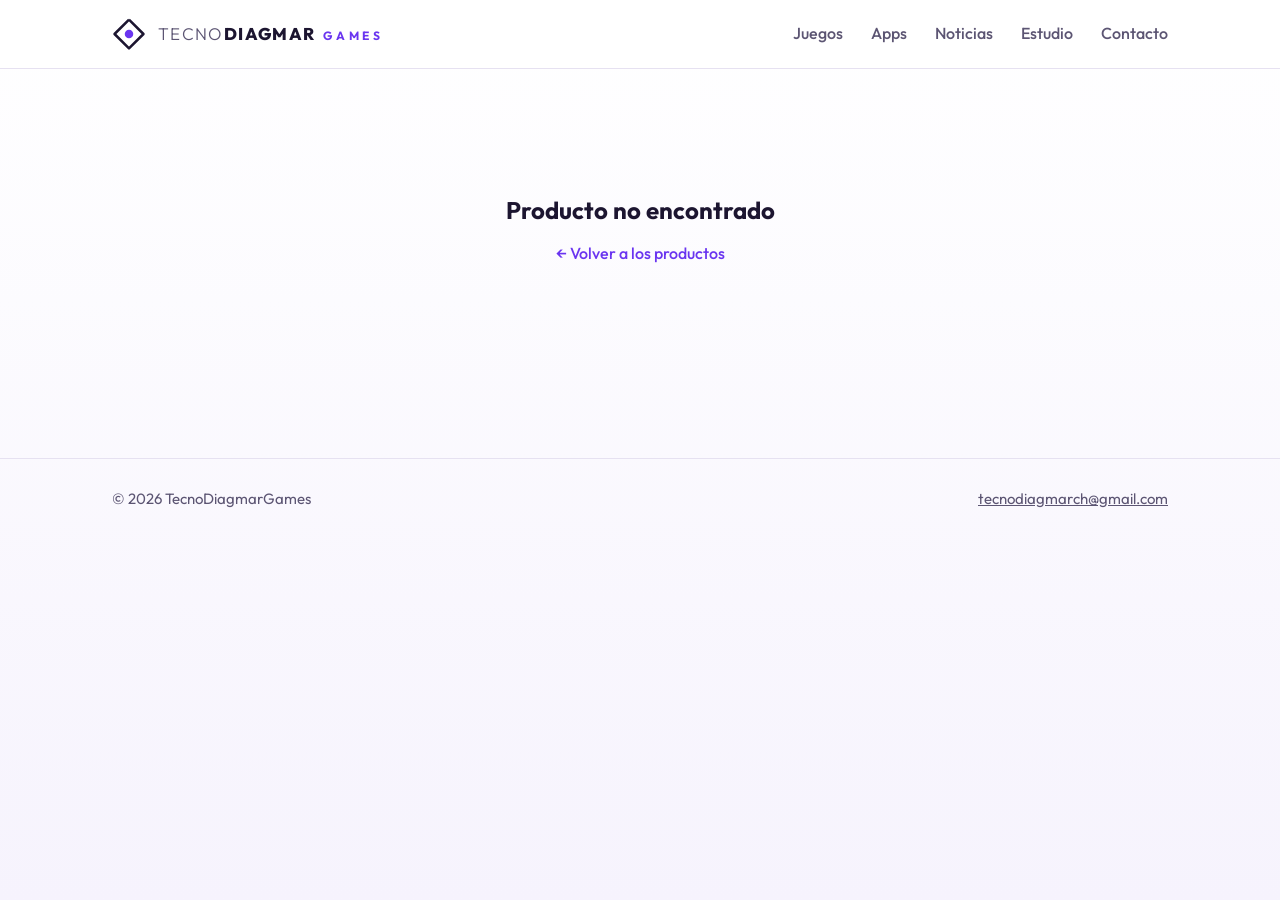
<file: juego.html>
<!doctype html>
<html lang="es">
<head>
  <meta charset="utf-8">
  <meta name="viewport" content="width=device-width, initial-scale=1">
  <title>Juego · TecnoDiagmarGames</title>
  <meta name="description" content="Información, capturas y enlace de descarga de los juegos de TecnoDiagmarGames.">
  <link rel="icon" href="img/favicon.svg" type="image/svg+xml">
  <link rel="preconnect" href="https://fonts.googleapis.com">
  <link rel="preconnect" href="https://fonts.gstatic.com" crossorigin>
  <link href="https://fonts.googleapis.com/css2?family=Outfit:wght@300;500;700;800&family=Nunito:wght@400;600;800&family=Baloo+2:wght@600;800&family=Lexend:wght@400;600;700&display=swap" rel="stylesheet">
  <link rel="stylesheet" href="css/estilo.css">
</head>
<body>
  <canvas id="estrellas" aria-hidden="true"></canvas>

  <header class="cabecera">
    <div class="contenedor cabecera-fila">
      <a class="marca" href="index.html" aria-label="TecnoDiagmarGames, inicio">
        <svg class="rombo" viewBox="0 0 40 40" aria-hidden="true"><path d="M20 3 37 20 20 37 3 20Z"/><circle cx="20" cy="20" r="5"/></svg>
        <span><b class="tecno">TECNO</b><b>DIAGMAR</b><i>GAMES</i></span>
      </a>
      <button id="boton-menu" class="boton-menu" aria-label="Abrir menú"><span></span><span></span><span></span></button>
      <nav class="nav">
        <a href="index.html#juegos">Juegos</a>
        <a href="index.html#apps">Apps</a>
        <a href="index.html#noticias">Noticias</a>
        <a href="index.html#estudio">Estudio</a>
        <a href="index.html#contacto">Contacto</a>
      </nav>
    </div>
  </header>

  <main id="juego" class="juego"></main>

  <footer class="pie">
    <div class="contenedor pie-fila">
      <span>© <span id="anio">2026</span> TecnoDiagmarGames</span>
      <a data-correo href="#">correo</a>
    </div>
  </footer>

  <script src="js/fichas/orbit-dash.js"></script>
  <script src="js/fichas/adivina.js"></script>
  <script src="js/fichas/profe-pro.js"></script>
  <script src="js/juegos.js"></script>
  <script src="js/sitio.js"></script>
</body>
</html>
</file>
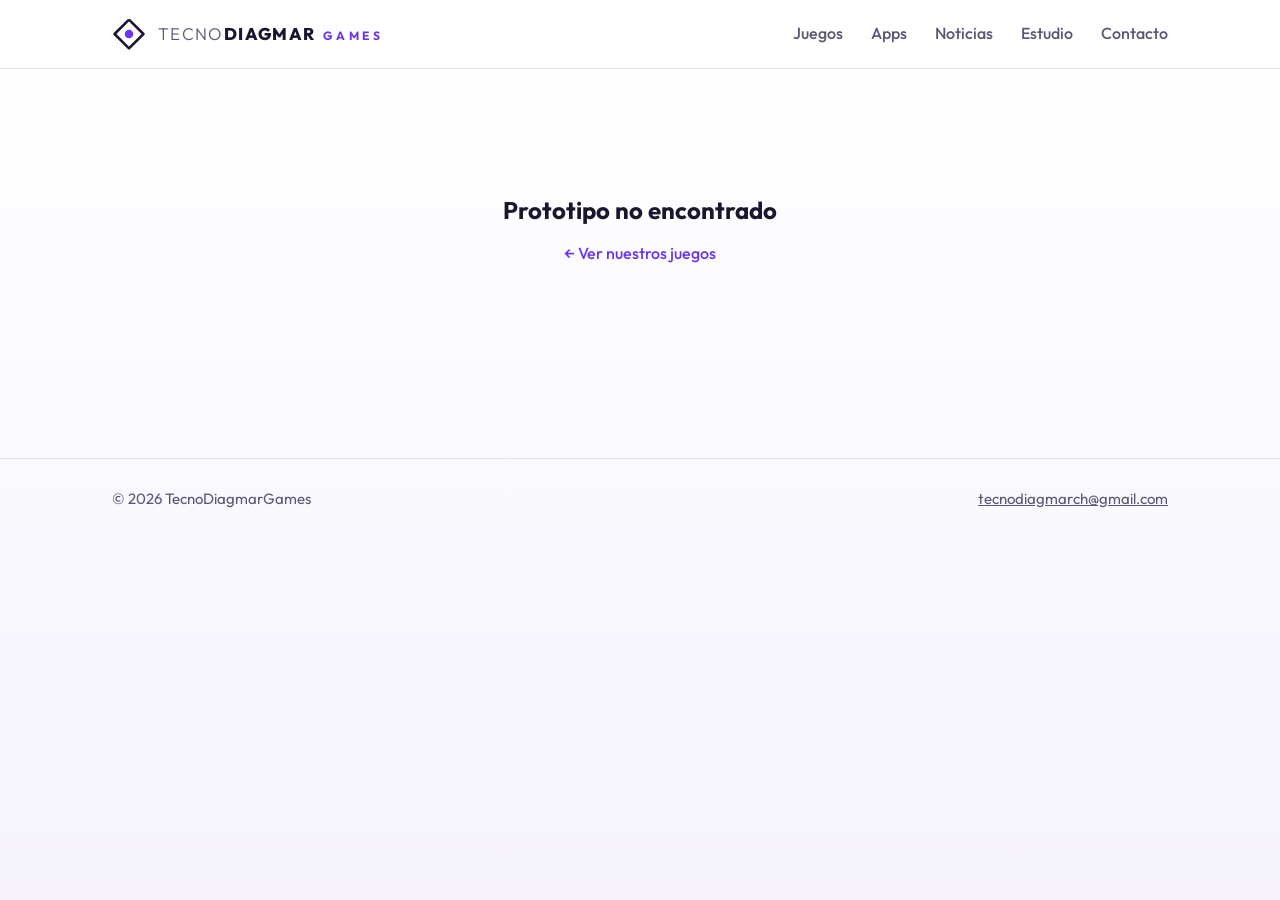
<file: prototipo.html>
<!doctype html>
<html lang="es">
<head>
  <meta charset="utf-8">
  <meta name="viewport" content="width=device-width, initial-scale=1">
  <title>Prototipo · TecnoDiagmarGames</title>
  <meta name="description" content="Prototipos jugables de TecnoDiagmarGames: pruébalos, califícalos y deja tu opinión.">
  <link rel="icon" href="img/favicon.svg" type="image/svg+xml">
  <link rel="preconnect" href="https://fonts.googleapis.com">
  <link rel="preconnect" href="https://fonts.gstatic.com" crossorigin>
  <link href="https://fonts.googleapis.com/css2?family=Outfit:wght@300;500;700;800&family=Nunito:wght@400;600;800&family=Baloo+2:wght@600;800&family=Lexend:wght@400;600;700&display=swap" rel="stylesheet">
  <link rel="stylesheet" href="css/estilo.css">
</head>
<body>
  <canvas id="estrellas" aria-hidden="true"></canvas>

  <header class="cabecera">
    <div class="contenedor cabecera-fila">
      <a class="marca" href="index.html" aria-label="TecnoDiagmarGames, inicio">
        <svg class="rombo" viewBox="0 0 40 40" aria-hidden="true"><path d="M20 3 37 20 20 37 3 20Z"/><circle cx="20" cy="20" r="5"/></svg>
        <span><b class="tecno">TECNO</b><b>DIAGMAR</b><i>GAMES</i></span>
      </a>
      <button id="boton-menu" class="boton-menu" aria-label="Abrir menú"><span></span><span></span><span></span></button>
      <nav class="nav">
        <a href="index.html#juegos">Juegos</a>
        <a href="index.html#apps">Apps</a>
        <a href="index.html#noticias">Noticias</a>
        <a href="index.html#estudio">Estudio</a>
        <a href="index.html#contacto">Contacto</a>
      </nav>
    </div>
  </header>

  <main id="prototipo" class="juego"></main>

  <footer class="pie">
    <div class="contenedor pie-fila">
      <span>© <span id="anio">2026</span> TecnoDiagmarGames</span>
      <a data-correo href="#">correo</a>
    </div>
  </footer>

  <script src="js/fichas/orbit-dash.js"></script>
  <script src="js/fichas/adivina.js"></script>
  <script src="js/fichas/profe-pro.js"></script>
  <script src="js/juegos.js"></script>
  <script src="js/sitio.js"></script>
</body>
</html>
</file>
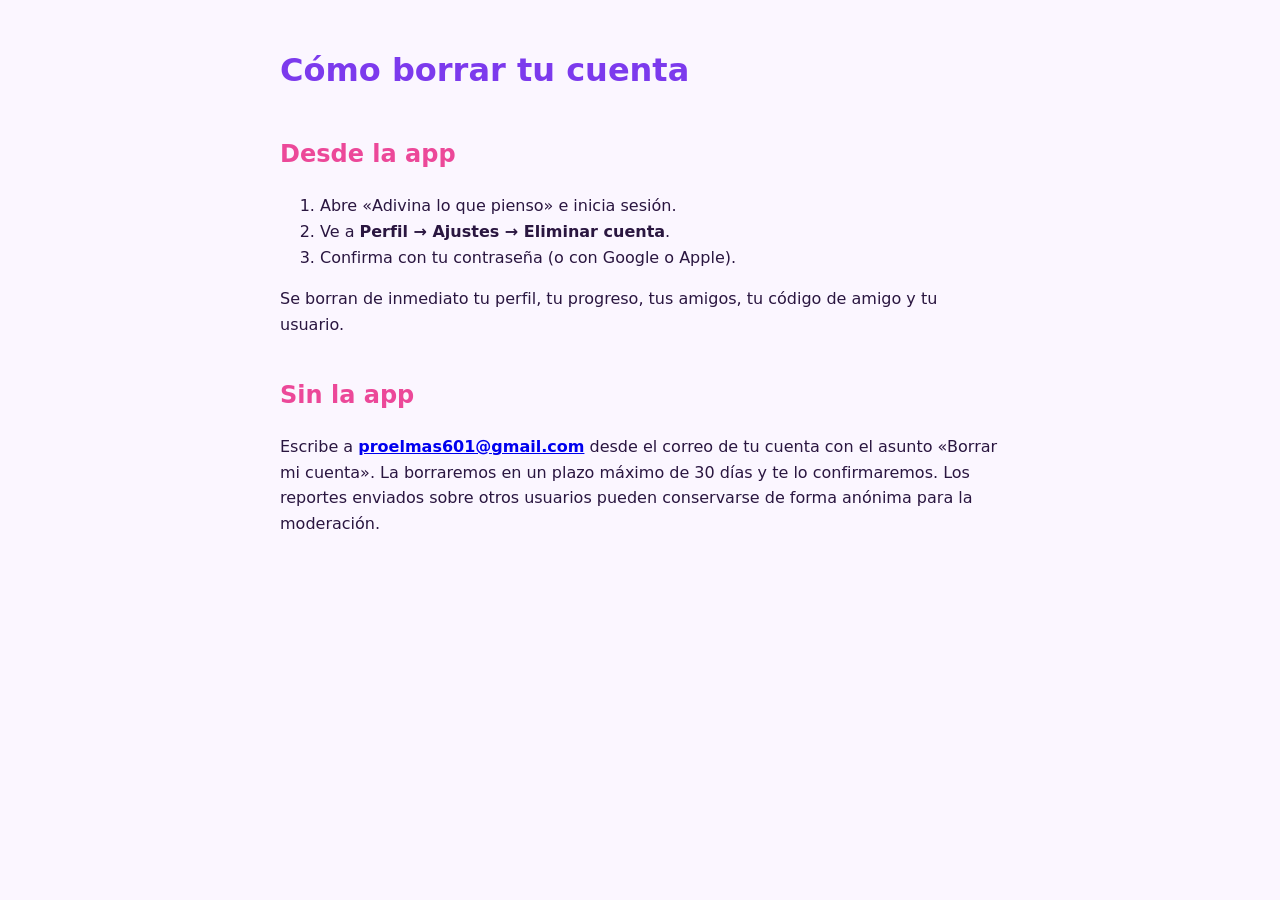
<file: adivina/borrar-cuenta.html>
<!doctype html>
<html lang="es"><head><meta charset="utf-8"><meta name="viewport" content="width=device-width, initial-scale=1">
<title>Borrar tu cuenta · Adivina lo que pienso</title>
<style>body{font-family:system-ui,sans-serif;max-width:720px;margin:0 auto;padding:24px;line-height:1.6;color:#2a1640;background:#fbf6ff}h1{color:#7c3aed}h2{color:#ec4899;margin-top:1.6em}code{background:#f1e8ff;padding:2px 6px;border-radius:6px}</style>
</head><body>

<h1>Cómo borrar tu cuenta</h1>
<h2>Desde la app</h2>
<ol><li>Abre «Adivina lo que pienso» e inicia sesión.</li><li>Ve a <b>Perfil → Ajustes → Eliminar cuenta</b>.</li><li>Confirma con tu contraseña (o con Google o Apple).</li></ol>
<p>Se borran de inmediato tu perfil, tu progreso, tus amigos, tu código de amigo y tu usuario.</p>
<h2>Sin la app</h2>
<p>Escribe a <b><a href="mailto:proelmas601@gmail.com">proelmas601@gmail.com</a></b> desde el correo de tu cuenta con el asunto «Borrar mi cuenta». La borraremos en un plazo máximo de 30 días y te lo confirmaremos. Los reportes enviados sobre otros usuarios pueden conservarse de forma anónima para la moderación.</p>

</body></html>
</file>
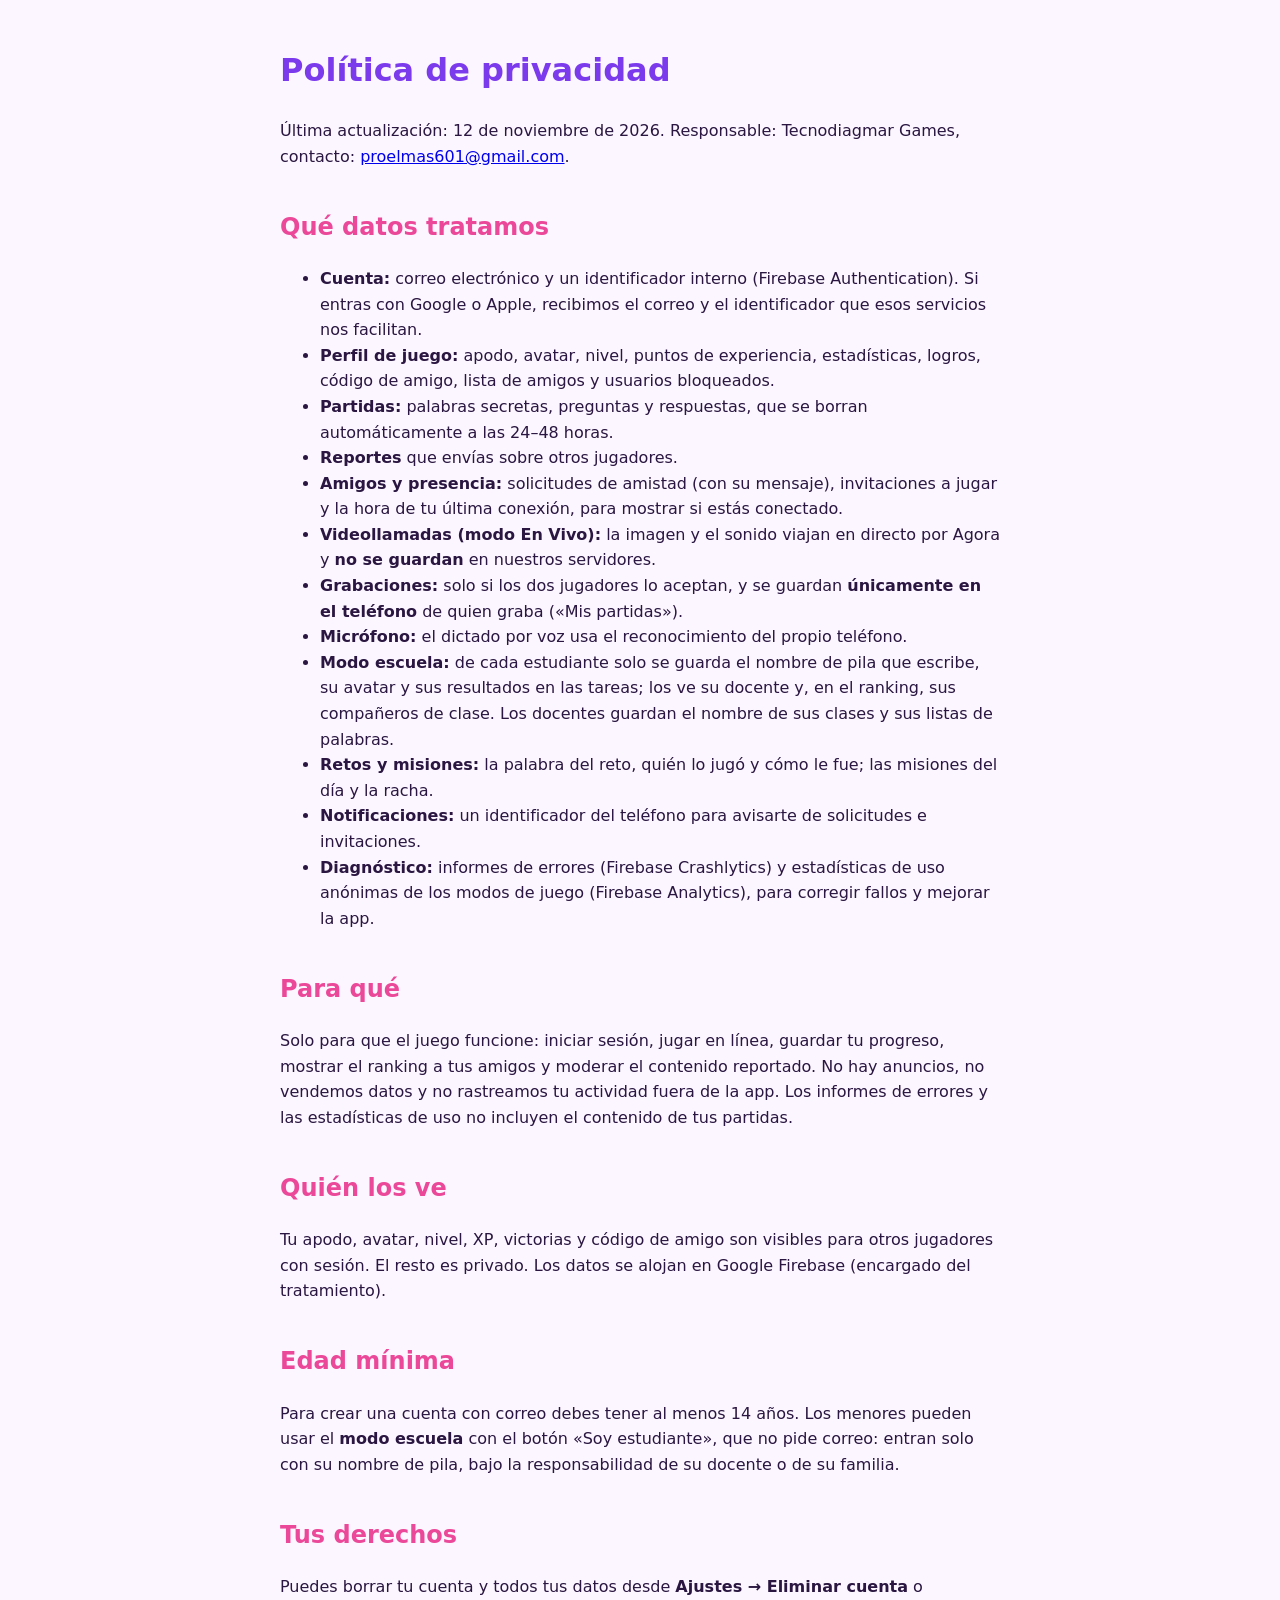
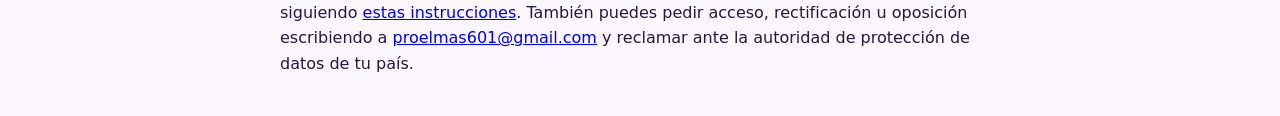
<file: adivina/privacidad.html>
<!doctype html>
<html lang="es"><head><meta charset="utf-8"><meta name="viewport" content="width=device-width, initial-scale=1">
<title>Política de privacidad · Adivina lo que pienso</title>
<style>body{font-family:system-ui,sans-serif;max-width:720px;margin:0 auto;padding:24px;line-height:1.6;color:#2a1640;background:#fbf6ff}h1{color:#7c3aed}h2{color:#ec4899;margin-top:1.6em}code{background:#f1e8ff;padding:2px 6px;border-radius:6px}</style>
</head><body>

<h1>Política de privacidad</h1>
<p>Última actualización: 12 de noviembre de 2026. Responsable: Tecnodiagmar Games, contacto: <a href="mailto:proelmas601@gmail.com">proelmas601@gmail.com</a>.</p>
<h2>Qué datos tratamos</h2>
<ul>
<li><b>Cuenta:</b> correo electrónico y un identificador interno (Firebase Authentication). Si entras con Google o Apple, recibimos el correo y el identificador que esos servicios nos facilitan.</li>
<li><b>Perfil de juego:</b> apodo, avatar, nivel, puntos de experiencia, estadísticas, logros, código de amigo, lista de amigos y usuarios bloqueados.</li>
<li><b>Partidas:</b> palabras secretas, preguntas y respuestas, que se borran automáticamente a las 24–48 horas.</li>
<li><b>Reportes</b> que envías sobre otros jugadores.</li>
<li><b>Amigos y presencia:</b> solicitudes de amistad (con su mensaje), invitaciones a jugar y la hora de tu última conexión, para mostrar si estás conectado.</li>
<li><b>Videollamadas (modo En Vivo):</b> la imagen y el sonido viajan en directo por Agora y <b>no se guardan</b> en nuestros servidores.</li>
<li><b>Grabaciones:</b> solo si los dos jugadores lo aceptan, y se guardan <b>únicamente en el teléfono</b> de quien graba («Mis partidas»).</li>
<li><b>Micrófono:</b> el dictado por voz usa el reconocimiento del propio teléfono.</li>
<li><b>Modo escuela:</b> de cada estudiante solo se guarda el nombre de pila que escribe, su avatar y sus resultados en las tareas; los ve su docente y, en el ranking, sus compañeros de clase. Los docentes guardan el nombre de sus clases y sus listas de palabras.</li>
<li><b>Retos y misiones:</b> la palabra del reto, quién lo jugó y cómo le fue; las misiones del día y la racha.</li>
<li><b>Notificaciones:</b> un identificador del teléfono para avisarte de solicitudes e invitaciones.</li>
<li><b>Diagnóstico:</b> informes de errores (Firebase Crashlytics) y estadísticas de uso anónimas de los modos de juego (Firebase Analytics), para corregir fallos y mejorar la app.</li>
</ul>
<h2>Para qué</h2>
<p>Solo para que el juego funcione: iniciar sesión, jugar en línea, guardar tu progreso, mostrar el ranking a tus amigos y moderar el contenido reportado. No hay anuncios, no vendemos datos y no rastreamos tu actividad fuera de la app. Los informes de errores y las estadísticas de uso no incluyen el contenido de tus partidas.</p>
<h2>Quién los ve</h2>
<p>Tu apodo, avatar, nivel, XP, victorias y código de amigo son visibles para otros jugadores con sesión. El resto es privado. Los datos se alojan en Google Firebase (encargado del tratamiento).</p>
<h2>Edad mínima</h2>
<p>Para crear una cuenta con correo debes tener al menos 14 años. Los menores pueden usar el <b>modo escuela</b> con el botón «Soy estudiante», que no pide correo: entran solo con su nombre de pila, bajo la responsabilidad de su docente o de su familia.</p>
<h2>Tus derechos</h2>
<p>Puedes borrar tu cuenta y todos tus datos desde <b>Ajustes → Eliminar cuenta</b> o siguiendo <a href="borrar-cuenta.html">estas instrucciones</a>. También puedes pedir acceso, rectificación u oposición escribiendo a <a href="mailto:proelmas601@gmail.com">proelmas601@gmail.com</a> y reclamar ante la autoridad de protección de datos de tu país.</p>

</body></html>
</file>
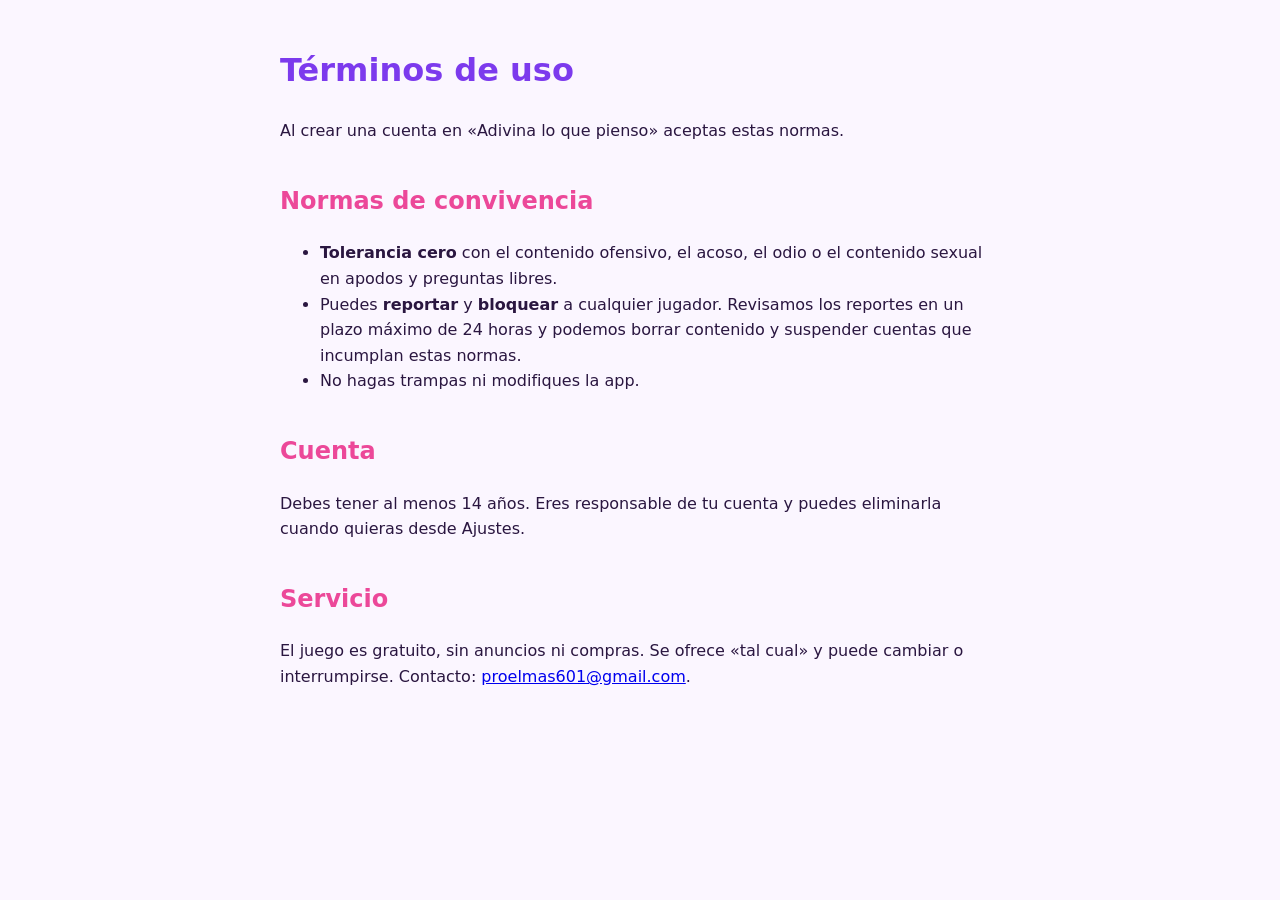
<file: adivina/terminos.html>
<!doctype html>
<html lang="es"><head><meta charset="utf-8"><meta name="viewport" content="width=device-width, initial-scale=1">
<title>Términos de uso · Adivina lo que pienso</title>
<style>body{font-family:system-ui,sans-serif;max-width:720px;margin:0 auto;padding:24px;line-height:1.6;color:#2a1640;background:#fbf6ff}h1{color:#7c3aed}h2{color:#ec4899;margin-top:1.6em}code{background:#f1e8ff;padding:2px 6px;border-radius:6px}</style>
</head><body>

<h1>Términos de uso</h1>
<p>Al crear una cuenta en «Adivina lo que pienso» aceptas estas normas.</p>
<h2>Normas de convivencia</h2>
<ul>
<li><b>Tolerancia cero</b> con el contenido ofensivo, el acoso, el odio o el contenido sexual en apodos y preguntas libres.</li>
<li>Puedes <b>reportar</b> y <b>bloquear</b> a cualquier jugador. Revisamos los reportes en un plazo máximo de 24 horas y podemos borrar contenido y suspender cuentas que incumplan estas normas.</li>
<li>No hagas trampas ni modifiques la app.</li>
</ul>
<h2>Cuenta</h2>
<p>Debes tener al menos 14 años. Eres responsable de tu cuenta y puedes eliminarla cuando quieras desde Ajustes.</p>
<h2>Servicio</h2>
<p>El juego es gratuito, sin anuncios ni compras. Se ofrece «tal cual» y puede cambiar o interrumpirse. Contacto: <a href="mailto:proelmas601@gmail.com">proelmas601@gmail.com</a>.</p>

</body></html>
</file>
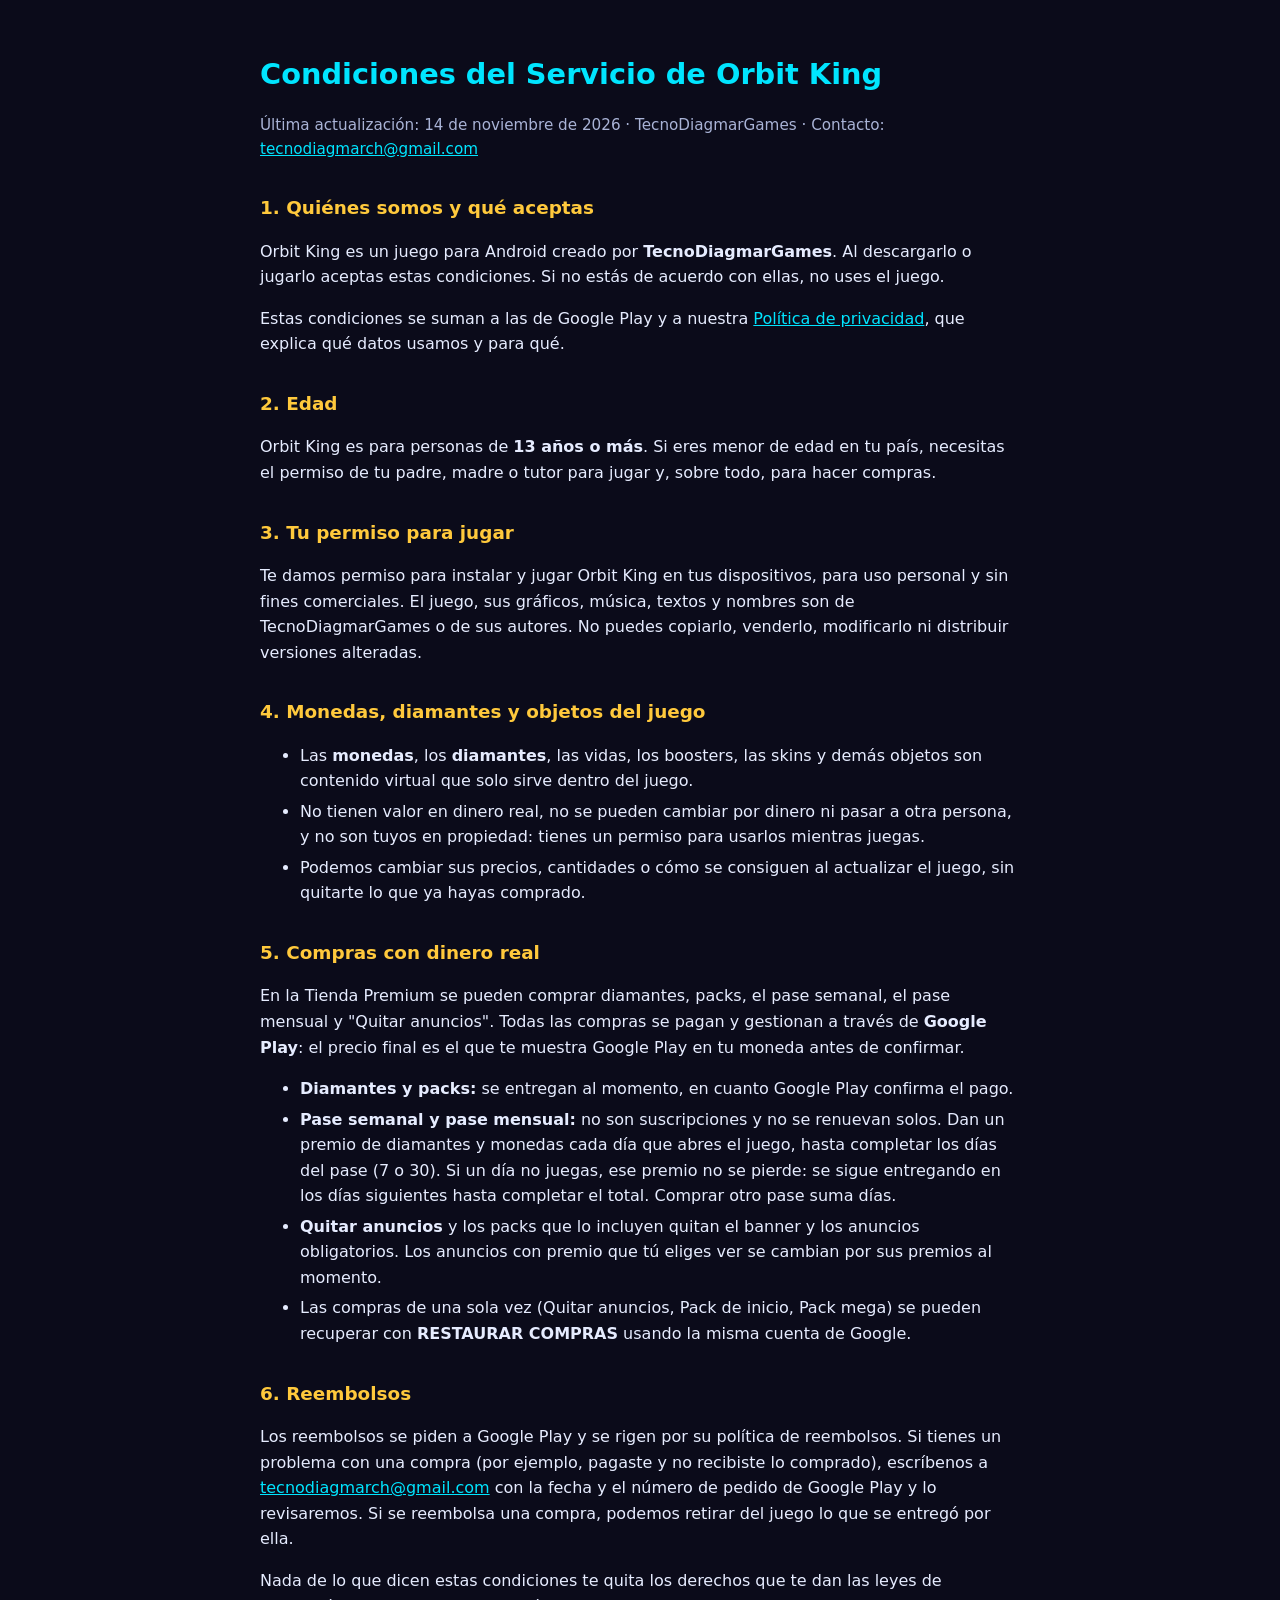
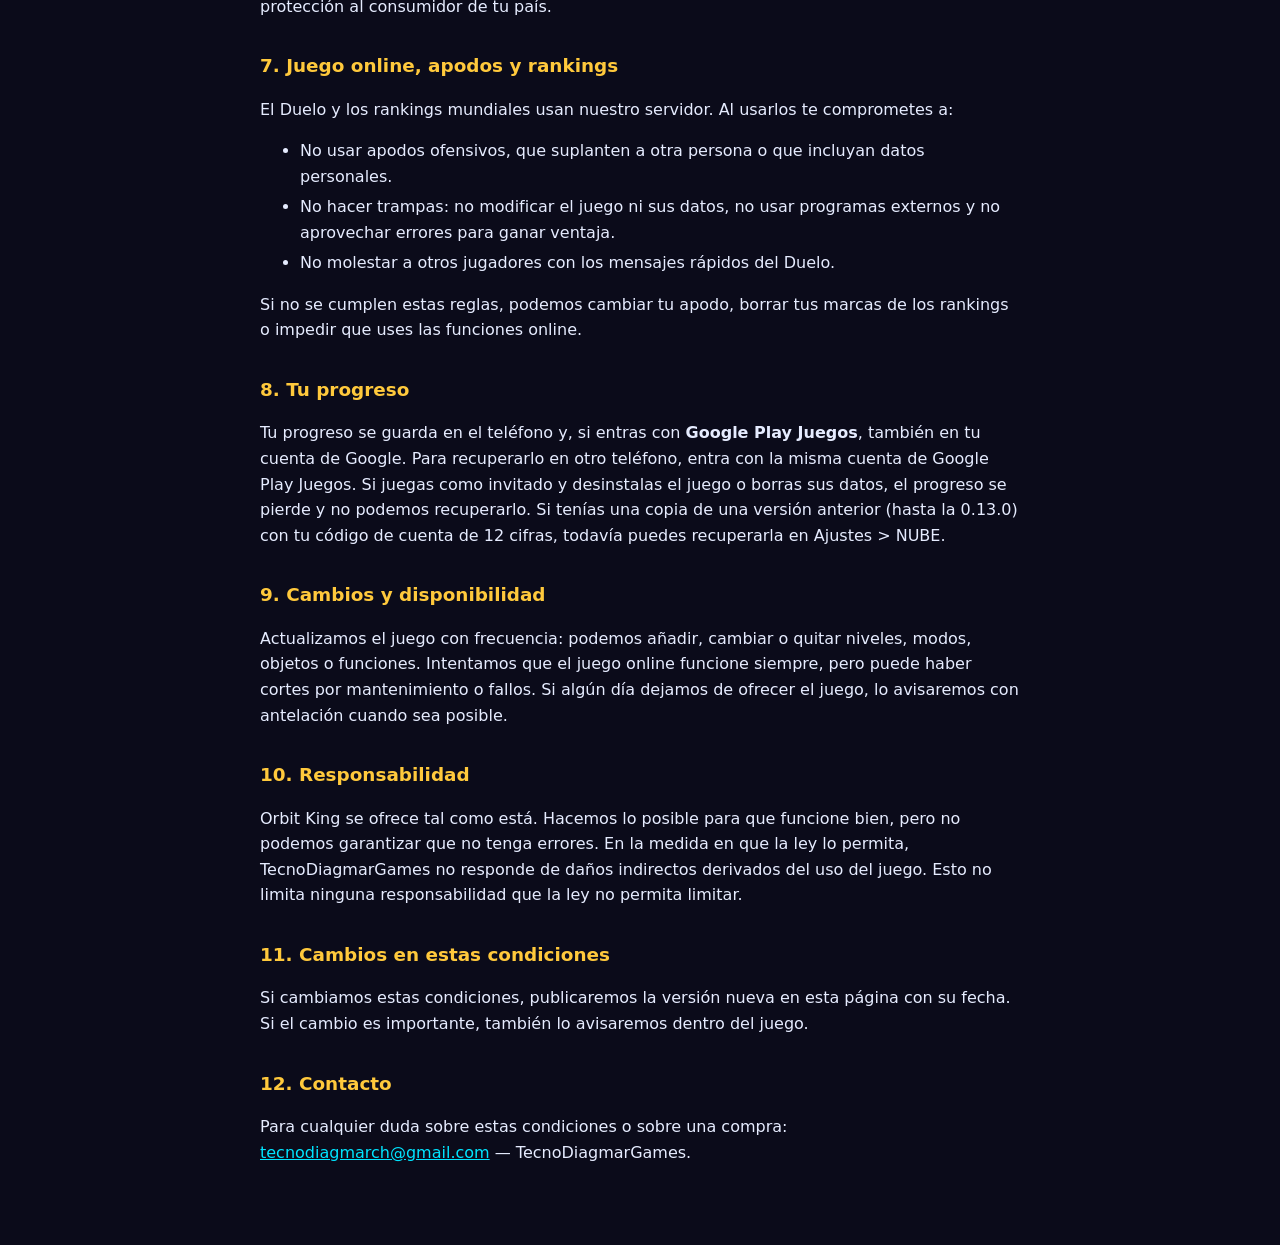
<file: orbit-king/condiciones.html>
<!doctype html>
<html lang="es">
<head>
<meta charset="utf-8">
<meta name="viewport" content="width=device-width, initial-scale=1">
<title>Orbit King · Condiciones del Servicio</title>
<style>
  :root { --bg: #0b0b1a; --text: #e6ecff; --dim: #a9b3d6; --accent: #00e5ff; --gold: #ffc93c; }
  body { margin: 0; background: var(--bg); color: var(--text); font: 16px/1.6 system-ui, -apple-system, "Segoe UI", Roboto, sans-serif; }
  main { max-width: 760px; margin: 0 auto; padding: 32px 16px 64px; }
  h1 { color: var(--accent); font-size: 1.8rem; margin-bottom: .2rem; }
  h2 { color: var(--gold); font-size: 1.15rem; margin-top: 2rem; }
  .meta { color: var(--dim); font-size: .95rem; }
  a { color: var(--accent); }
  li { margin: .3rem 0; }
</style>
</head>
<body>
<main>
  <h1>Condiciones del Servicio de Orbit King</h1>
  <p class="meta">Última actualización: 14 de noviembre de 2026 · TecnoDiagmarGames · Contacto: <a href="mailto:tecnodiagmarch@gmail.com">tecnodiagmarch@gmail.com</a></p>

  <h2>1. Quiénes somos y qué aceptas</h2>
  <p>Orbit King es un juego para Android creado por <strong>TecnoDiagmarGames</strong>. Al descargarlo o jugarlo aceptas estas condiciones. Si no estás de acuerdo con ellas, no uses el juego.</p>
  <p>Estas condiciones se suman a las de Google Play y a nuestra <a href="https://proelmas601.github.io/orbit-dash-privacy/">Política de privacidad</a>, que explica qué datos usamos y para qué.</p>

  <h2>2. Edad</h2>
  <p>Orbit King es para personas de <strong>13 años o más</strong>. Si eres menor de edad en tu país, necesitas el permiso de tu padre, madre o tutor para jugar y, sobre todo, para hacer compras.</p>

  <h2>3. Tu permiso para jugar</h2>
  <p>Te damos permiso para instalar y jugar Orbit King en tus dispositivos, para uso personal y sin fines comerciales. El juego, sus gráficos, música, textos y nombres son de TecnoDiagmarGames o de sus autores. No puedes copiarlo, venderlo, modificarlo ni distribuir versiones alteradas.</p>

  <h2>4. Monedas, diamantes y objetos del juego</h2>
  <ul>
    <li>Las <strong>monedas</strong>, los <strong>diamantes</strong>, las vidas, los boosters, las skins y demás objetos son contenido virtual que solo sirve dentro del juego.</li>
    <li>No tienen valor en dinero real, no se pueden cambiar por dinero ni pasar a otra persona, y no son tuyos en propiedad: tienes un permiso para usarlos mientras juegas.</li>
    <li>Podemos cambiar sus precios, cantidades o cómo se consiguen al actualizar el juego, sin quitarte lo que ya hayas comprado.</li>
  </ul>

  <h2>5. Compras con dinero real</h2>
  <p>En la Tienda Premium se pueden comprar diamantes, packs, el pase semanal, el pase mensual y "Quitar anuncios". Todas las compras se pagan y gestionan a través de <strong>Google Play</strong>: el precio final es el que te muestra Google Play en tu moneda antes de confirmar.</p>
  <ul>
    <li><strong>Diamantes y packs:</strong> se entregan al momento, en cuanto Google Play confirma el pago.</li>
    <li><strong>Pase semanal y pase mensual:</strong> no son suscripciones y no se renuevan solos. Dan un premio de diamantes y monedas cada día que abres el juego, hasta completar los días del pase (7 o 30). Si un día no juegas, ese premio no se pierde: se sigue entregando en los días siguientes hasta completar el total. Comprar otro pase suma días.</li>
    <li><strong>Quitar anuncios</strong> y los packs que lo incluyen quitan el banner y los anuncios obligatorios. Los anuncios con premio que tú eliges ver se cambian por sus premios al momento.</li>
    <li>Las compras de una sola vez (Quitar anuncios, Pack de inicio, Pack mega) se pueden recuperar con <strong>RESTAURAR COMPRAS</strong> usando la misma cuenta de Google.</li>
  </ul>

  <h2>6. Reembolsos</h2>
  <p>Los reembolsos se piden a Google Play y se rigen por su política de reembolsos. Si tienes un problema con una compra (por ejemplo, pagaste y no recibiste lo comprado), escríbenos a <a href="mailto:tecnodiagmarch@gmail.com">tecnodiagmarch@gmail.com</a> con la fecha y el número de pedido de Google Play y lo revisaremos. Si se reembolsa una compra, podemos retirar del juego lo que se entregó por ella.</p>
  <p>Nada de lo que dicen estas condiciones te quita los derechos que te dan las leyes de protección al consumidor de tu país.</p>

  <h2>7. Juego online, apodos y rankings</h2>
  <p>El Duelo y los rankings mundiales usan nuestro servidor. Al usarlos te comprometes a:</p>
  <ul>
    <li>No usar apodos ofensivos, que suplanten a otra persona o que incluyan datos personales.</li>
    <li>No hacer trampas: no modificar el juego ni sus datos, no usar programas externos y no aprovechar errores para ganar ventaja.</li>
    <li>No molestar a otros jugadores con los mensajes rápidos del Duelo.</li>
  </ul>
  <p>Si no se cumplen estas reglas, podemos cambiar tu apodo, borrar tus marcas de los rankings o impedir que uses las funciones online.</p>

  <h2>8. Tu progreso</h2>
  <p>Tu progreso se guarda en el teléfono y, si entras con <strong>Google Play Juegos</strong>, también en tu cuenta de Google. Para recuperarlo en otro teléfono, entra con la misma cuenta de Google Play Juegos. Si juegas como invitado y desinstalas el juego o borras sus datos, el progreso se pierde y no podemos recuperarlo. Si tenías una copia de una versión anterior (hasta la 0.13.0) con tu código de cuenta de 12 cifras, todavía puedes recuperarla en Ajustes &gt; NUBE.</p>

  <h2>9. Cambios y disponibilidad</h2>
  <p>Actualizamos el juego con frecuencia: podemos añadir, cambiar o quitar niveles, modos, objetos o funciones. Intentamos que el juego online funcione siempre, pero puede haber cortes por mantenimiento o fallos. Si algún día dejamos de ofrecer el juego, lo avisaremos con antelación cuando sea posible.</p>

  <h2>10. Responsabilidad</h2>
  <p>Orbit King se ofrece tal como está. Hacemos lo posible para que funcione bien, pero no podemos garantizar que no tenga errores. En la medida en que la ley lo permita, TecnoDiagmarGames no responde de daños indirectos derivados del uso del juego. Esto no limita ninguna responsabilidad que la ley no permita limitar.</p>

  <h2>11. Cambios en estas condiciones</h2>
  <p>Si cambiamos estas condiciones, publicaremos la versión nueva en esta página con su fecha. Si el cambio es importante, también lo avisaremos dentro del juego.</p>

  <h2>12. Contacto</h2>
  <p>Para cualquier duda sobre estas condiciones o sobre una compra: <a href="mailto:tecnodiagmarch@gmail.com">tecnodiagmarch@gmail.com</a> — TecnoDiagmarGames.</p>
</main>
</body>
</html>
</file>
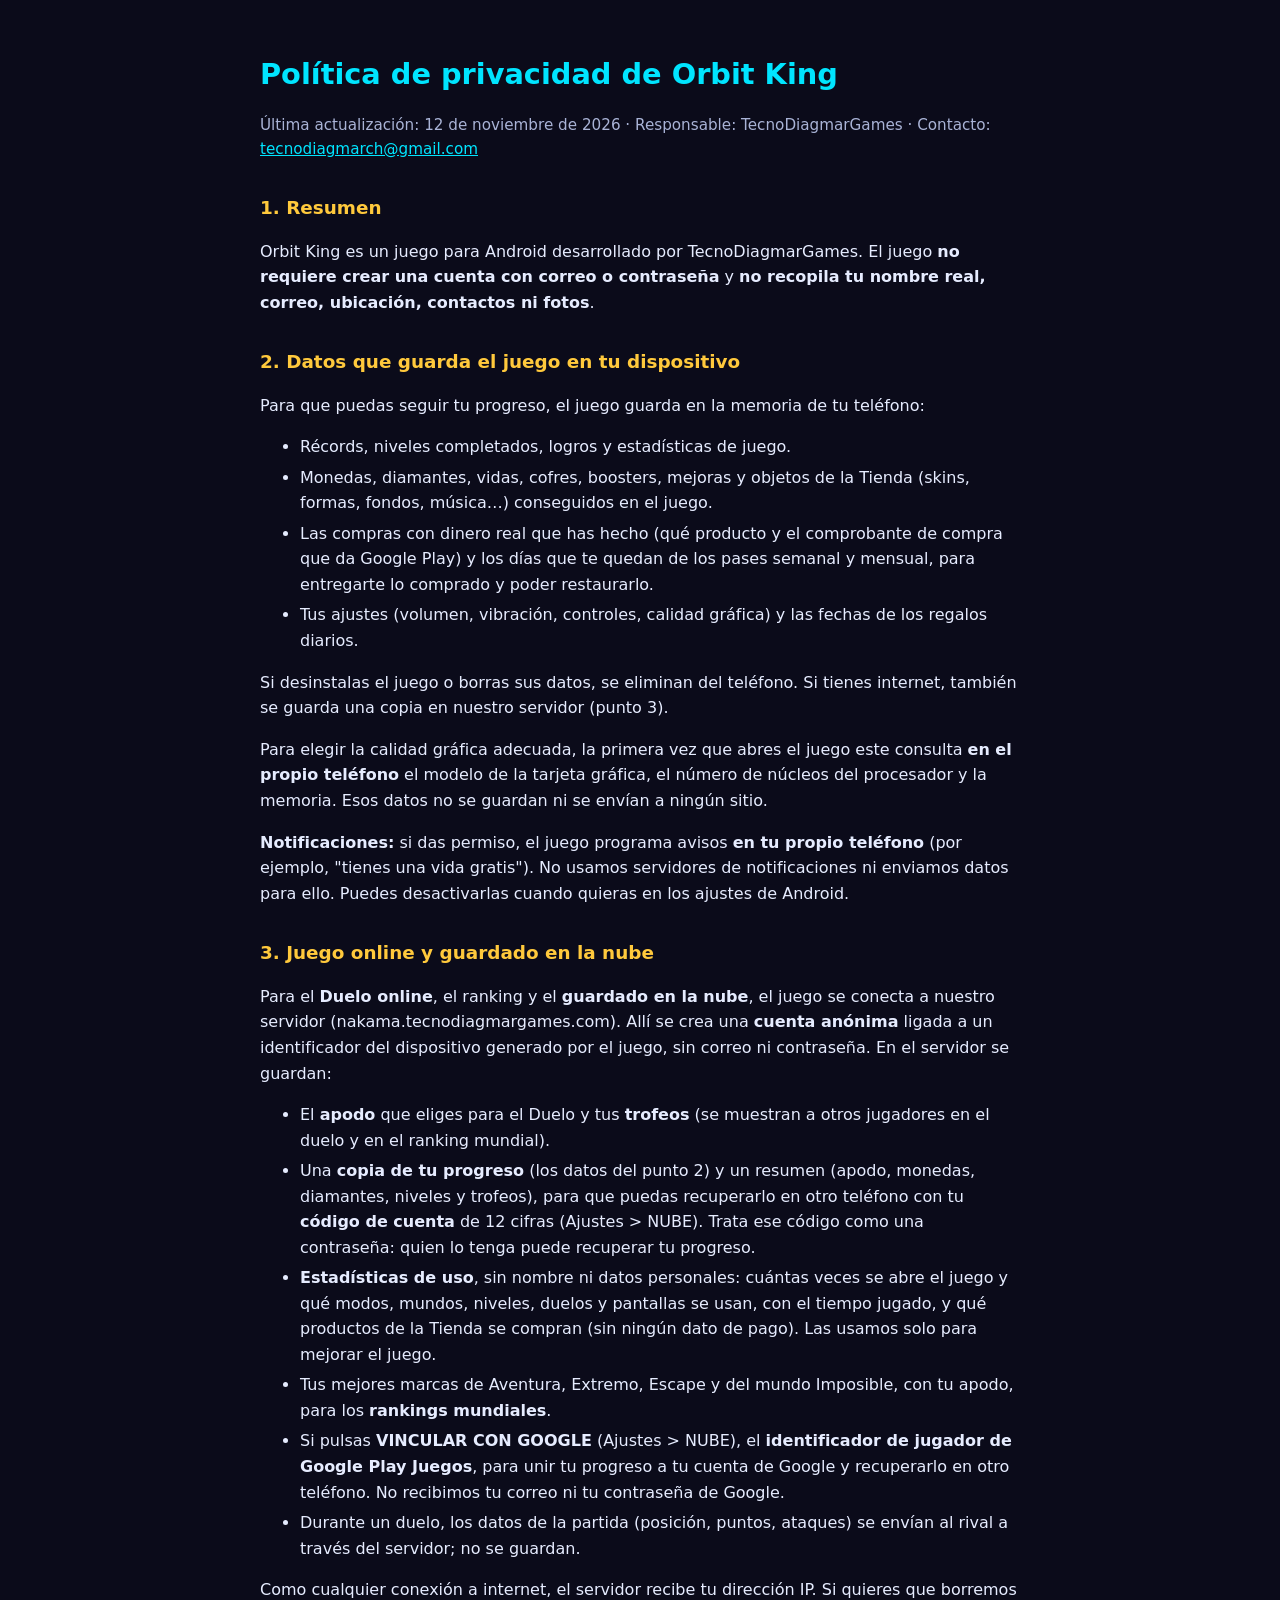
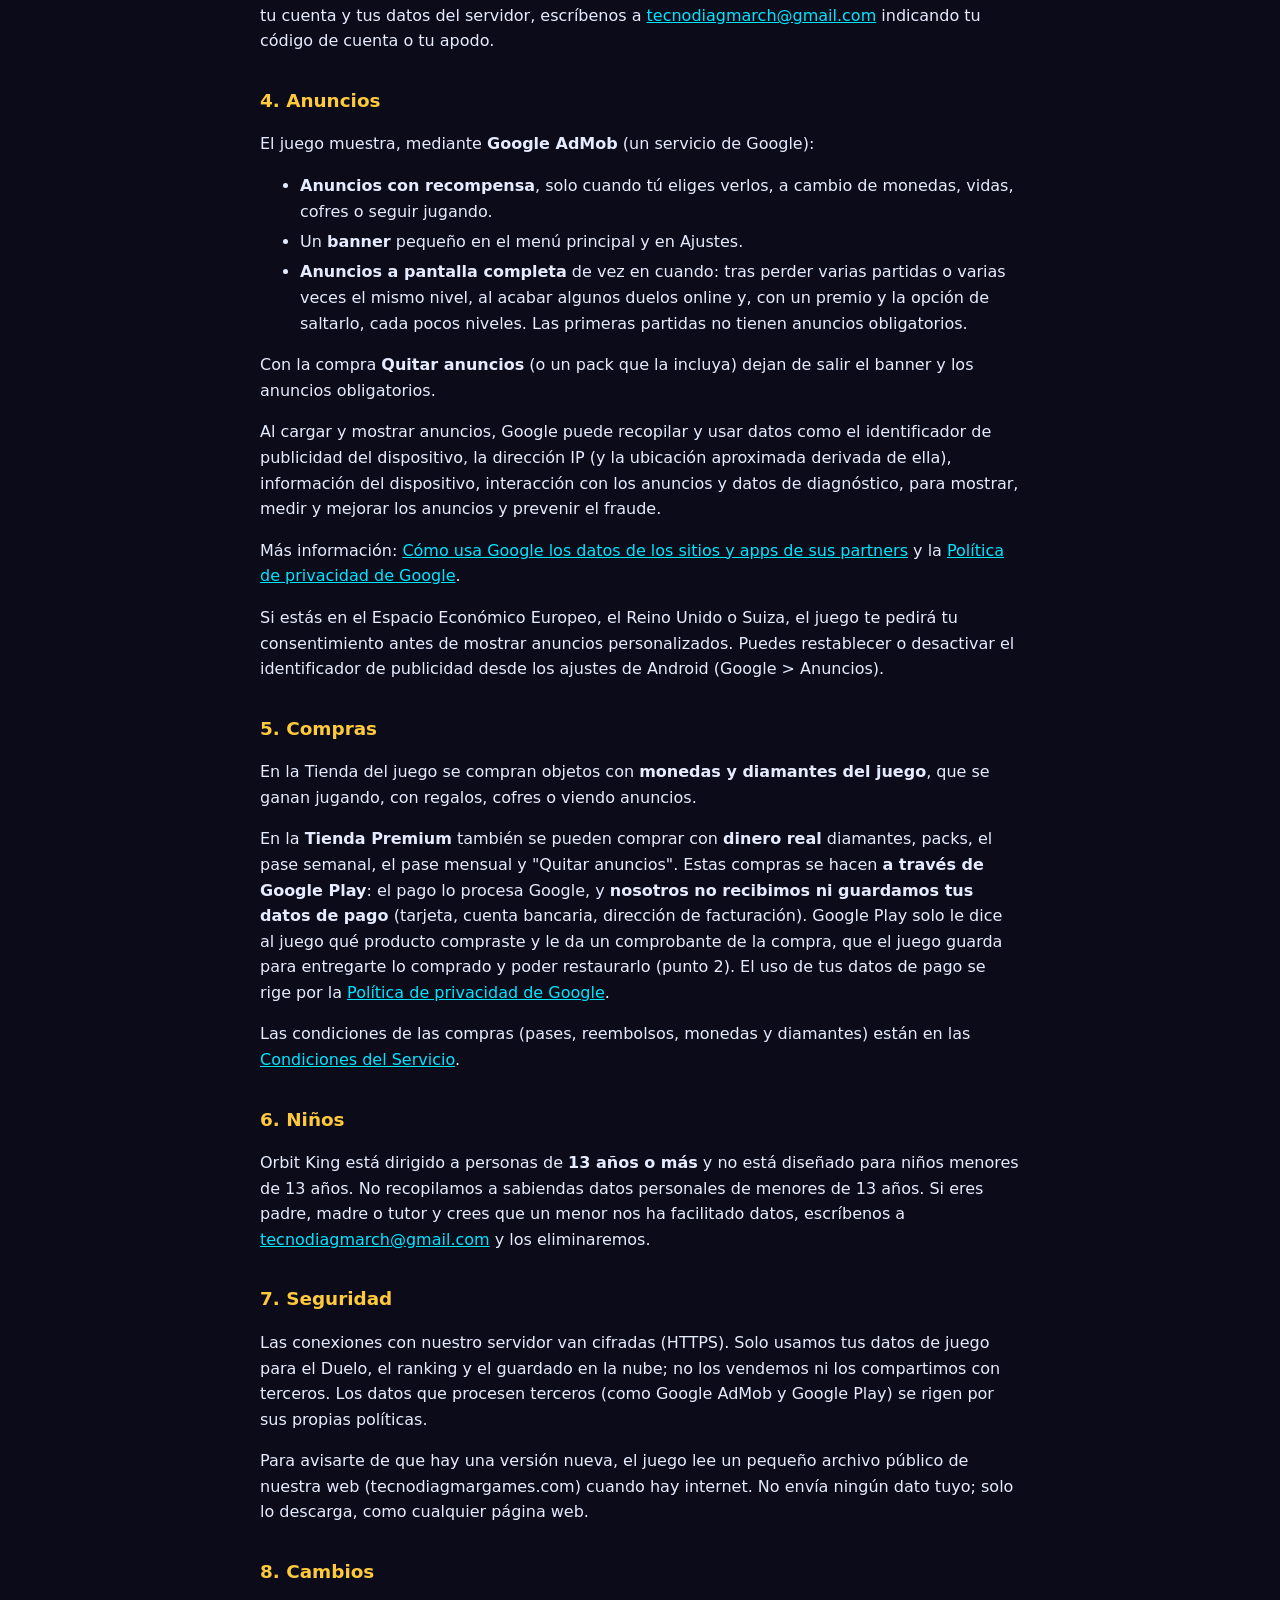
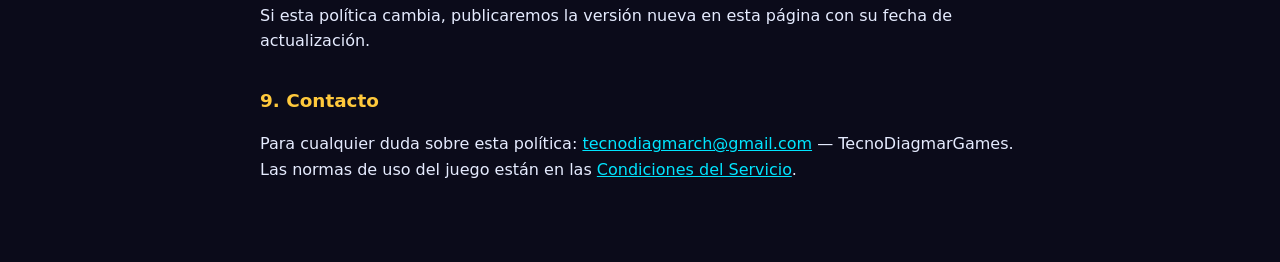
<file: orbit-king/privacidad.html>
<!doctype html>
<html lang="es">
<head>
<meta charset="utf-8">
<meta name="viewport" content="width=device-width, initial-scale=1">
<title>Orbit King · Política de privacidad</title>
<style>
  :root { --bg: #0b0b1a; --text: #e6ecff; --dim: #a9b3d6; --accent: #00e5ff; --gold: #ffc93c; }
  body { margin: 0; background: var(--bg); color: var(--text); font: 16px/1.6 system-ui, -apple-system, "Segoe UI", Roboto, sans-serif; }
  main { max-width: 760px; margin: 0 auto; padding: 32px 16px 64px; }
  h1 { color: var(--accent); font-size: 1.8rem; margin-bottom: .2rem; }
  h2 { color: var(--gold); font-size: 1.15rem; margin-top: 2rem; }
  .meta { color: var(--dim); font-size: .95rem; }
  a { color: var(--accent); }
  li { margin: .3rem 0; }
</style>
</head>
<body>
<main>
  <h1>Política de privacidad de Orbit King</h1>
  <p class="meta">Última actualización: 12 de noviembre de 2026 · Responsable: TecnoDiagmarGames · Contacto: <a href="mailto:tecnodiagmarch@gmail.com">tecnodiagmarch@gmail.com</a></p>

  <h2>1. Resumen</h2>
  <p>Orbit King es un juego para Android desarrollado por TecnoDiagmarGames. El juego <strong>no requiere crear una cuenta con correo o contraseña</strong> y <strong>no recopila tu nombre real, correo, ubicación, contactos ni fotos</strong>.</p>

  <h2>2. Datos que guarda el juego en tu dispositivo</h2>
  <p>Para que puedas seguir tu progreso, el juego guarda en la memoria de tu teléfono:</p>
  <ul>
    <li>Récords, niveles completados, logros y estadísticas de juego.</li>
    <li>Monedas, diamantes, vidas, cofres, boosters, mejoras y objetos de la Tienda (skins, formas, fondos, música…) conseguidos en el juego.</li>
    <li>Las compras con dinero real que has hecho (qué producto y el comprobante de compra que da Google Play) y los días que te quedan de los pases semanal y mensual, para entregarte lo comprado y poder restaurarlo.</li>
    <li>Tus ajustes (volumen, vibración, controles, calidad gráfica) y las fechas de los regalos diarios.</li>
  </ul>
  <p>Si desinstalas el juego o borras sus datos, se eliminan del teléfono. Si tienes internet, también se guarda una copia en nuestro servidor (punto 3).</p>
  <p>Para elegir la calidad gráfica adecuada, la primera vez que abres el juego este consulta <strong>en el propio teléfono</strong> el modelo de la tarjeta gráfica, el número de núcleos del procesador y la memoria. Esos datos no se guardan ni se envían a ningún sitio.</p>
  <p><strong>Notificaciones:</strong> si das permiso, el juego programa avisos <strong>en tu propio teléfono</strong> (por ejemplo, "tienes una vida gratis"). No usamos servidores de notificaciones ni enviamos datos para ello. Puedes desactivarlas cuando quieras en los ajustes de Android.</p>

  <h2>3. Juego online y guardado en la nube</h2>
  <p>Para el <strong>Duelo online</strong>, el ranking y el <strong>guardado en la nube</strong>, el juego se conecta a nuestro servidor (nakama.tecnodiagmargames.com). Allí se crea una <strong>cuenta anónima</strong> ligada a un identificador del dispositivo generado por el juego, sin correo ni contraseña. En el servidor se guardan:</p>
  <ul>
    <li>El <strong>apodo</strong> que eliges para el Duelo y tus <strong>trofeos</strong> (se muestran a otros jugadores en el duelo y en el ranking mundial).</li>
    <li>Una <strong>copia de tu progreso</strong> (los datos del punto 2) y un resumen (apodo, monedas, diamantes, niveles y trofeos), para que puedas recuperarlo en otro teléfono con tu <strong>código de cuenta</strong> de 12 cifras (Ajustes &gt; NUBE). Trata ese código como una contraseña: quien lo tenga puede recuperar tu progreso.</li>
    <li><strong>Estadísticas de uso</strong>, sin nombre ni datos personales: cuántas veces se abre el juego y qué modos, mundos, niveles, duelos y pantallas se usan, con el tiempo jugado, y qué productos de la Tienda se compran (sin ningún dato de pago). Las usamos solo para mejorar el juego.</li>
    <li>Tus mejores marcas de Aventura, Extremo, Escape y del mundo Imposible, con tu apodo, para los <strong>rankings mundiales</strong>.</li>
    <li>Si pulsas <strong>VINCULAR CON GOOGLE</strong> (Ajustes &gt; NUBE), el <strong>identificador de jugador de Google Play Juegos</strong>, para unir tu progreso a tu cuenta de Google y recuperarlo en otro teléfono. No recibimos tu correo ni tu contraseña de Google.</li>
    <li>Durante un duelo, los datos de la partida (posición, puntos, ataques) se envían al rival a través del servidor; no se guardan.</li>
  </ul>
  <p>Como cualquier conexión a internet, el servidor recibe tu dirección IP. Si quieres que borremos tu cuenta y tus datos del servidor, escríbenos a <a href="mailto:tecnodiagmarch@gmail.com">tecnodiagmarch@gmail.com</a> indicando tu código de cuenta o tu apodo.</p>

  <h2>4. Anuncios</h2>
  <p>El juego muestra, mediante <strong>Google AdMob</strong> (un servicio de Google):</p>
  <ul>
    <li><strong>Anuncios con recompensa</strong>, solo cuando tú eliges verlos, a cambio de monedas, vidas, cofres o seguir jugando.</li>
    <li>Un <strong>banner</strong> pequeño en el menú principal y en Ajustes.</li>
    <li><strong>Anuncios a pantalla completa</strong> de vez en cuando: tras perder varias partidas o varias veces el mismo nivel, al acabar algunos duelos online y, con un premio y la opción de saltarlo, cada pocos niveles. Las primeras partidas no tienen anuncios obligatorios.</li>
  </ul>
  <p>Con la compra <strong>Quitar anuncios</strong> (o un pack que la incluya) dejan de salir el banner y los anuncios obligatorios.</p>
  <p>Al cargar y mostrar anuncios, Google puede recopilar y usar datos como el identificador de publicidad del dispositivo, la dirección IP (y la ubicación aproximada derivada de ella), información del dispositivo, interacción con los anuncios y datos de diagnóstico, para mostrar, medir y mejorar los anuncios y prevenir el fraude.</p>
  <p>Más información: <a href="https://policies.google.com/technologies/partner-sites">Cómo usa Google los datos de los sitios y apps de sus partners</a> y la <a href="https://policies.google.com/privacy">Política de privacidad de Google</a>.</p>
  <p>Si estás en el Espacio Económico Europeo, el Reino Unido o Suiza, el juego te pedirá tu consentimiento antes de mostrar anuncios personalizados. Puedes restablecer o desactivar el identificador de publicidad desde los ajustes de Android (Google &gt; Anuncios).</p>

  <h2>5. Compras</h2>
  <p>En la Tienda del juego se compran objetos con <strong>monedas y diamantes del juego</strong>, que se ganan jugando, con regalos, cofres o viendo anuncios.</p>
  <p>En la <strong>Tienda Premium</strong> también se pueden comprar con <strong>dinero real</strong> diamantes, packs, el pase semanal, el pase mensual y "Quitar anuncios". Estas compras se hacen <strong>a través de Google Play</strong>: el pago lo procesa Google, y <strong>nosotros no recibimos ni guardamos tus datos de pago</strong> (tarjeta, cuenta bancaria, dirección de facturación). Google Play solo le dice al juego qué producto compraste y le da un comprobante de la compra, que el juego guarda para entregarte lo comprado y poder restaurarlo (punto 2). El uso de tus datos de pago se rige por la <a href="https://policies.google.com/privacy">Política de privacidad de Google</a>.</p>
  <p>Las condiciones de las compras (pases, reembolsos, monedas y diamantes) están en las <a href="https://tecnodiagmargames.com/orbit-king/condiciones.html">Condiciones del Servicio</a>.</p>

  <h2>6. Niños</h2>
  <p>Orbit King está dirigido a personas de <strong>13 años o más</strong> y no está diseñado para niños menores de 13 años. No recopilamos a sabiendas datos personales de menores de 13 años. Si eres padre, madre o tutor y crees que un menor nos ha facilitado datos, escríbenos a <a href="mailto:tecnodiagmarch@gmail.com">tecnodiagmarch@gmail.com</a> y los eliminaremos.</p>

  <h2>7. Seguridad</h2>
  <p>Las conexiones con nuestro servidor van cifradas (HTTPS). Solo usamos tus datos de juego para el Duelo, el ranking y el guardado en la nube; no los vendemos ni los compartimos con terceros. Los datos que procesen terceros (como Google AdMob y Google Play) se rigen por sus propias políticas.</p>
  <p>Para avisarte de que hay una versión nueva, el juego lee un pequeño archivo público de nuestra web (tecnodiagmargames.com) cuando hay internet. No envía ningún dato tuyo; solo lo descarga, como cualquier página web.</p>

  <h2>8. Cambios</h2>
  <p>Si esta política cambia, publicaremos la versión nueva en esta página con su fecha de actualización.</p>

  <h2>9. Contacto</h2>
  <p>Para cualquier duda sobre esta política: <a href="mailto:tecnodiagmarch@gmail.com">tecnodiagmarch@gmail.com</a> — TecnoDiagmarGames. Las normas de uso del juego están en las <a href="https://tecnodiagmargames.com/orbit-king/condiciones.html">Condiciones del Servicio</a>.</p>
</main>
</body>
</html>
</file>
<file: css/estilo.css>
/* TecnoDiagmarGames — estilo de la web (espacio + neón, acento violeta del estudio) */
:root {
  /* Tema de la EMPRESA (portada): claro y limpio, con el violeta del estudio.
     Cada producto tiene su propio tema más abajo (body.tema-<id>). */
  --fuente: "Outfit", system-ui, sans-serif;
  --fuente-titulo: "Outfit", system-ui, sans-serif;
  --fondo: #ffffff;
  --fondo-2: #f5f3fb;
  --fondo-body: linear-gradient(180deg, #ffffff 0%, #f6f3fd 100%);
  --panel: #ffffff;
  --panel-2: #f7f5fc;
  --borde: #e6e1f1;
  --texto: #1c1530;
  --suave: #5c5573;
  --acento: #6a35f0;      /* violeta del estudio */
  --acento-2: #a77bff;
  --destaque: #6a35f0;    /* cifras, enlaces y detalles */
  --cian: #0aa5c2;
  --amarillo: #f5b400;
  --rojo: #e11d5a;
  --verde: #16a34a;
  --ok: #15803d;          /* colores de las etiquetas de estado */
  --aviso: #b45309;
  --info: #0e7490;
  --cabecera: rgba(255, 255, 255, 0.86);
  --campo: #ffffff;
  --sombra: 0 1px 2px rgba(28, 16, 70, .05), 0 10px 30px rgba(28, 16, 70, .07);
  --brillo: 0;            /* 1 = resplandor neón en títulos (solo Orbit King) */
  --radio: 18px;
  --ancho: 1120px;
  color-scheme: light;
}

* { box-sizing: border-box; }
html { scroll-behavior: smooth; }
body {
  margin: 0;
  min-height: 100vh;
  font-family: var(--fuente);
  color: var(--texto);
  background: var(--fondo-body) fixed;
  background-color: var(--fondo);
  line-height: 1.6;
  overflow-x: hidden;
}
#estrellas { display: none; position: fixed; inset: 0; width: 100%; height: 100%; z-index: -1; pointer-events: none; }
img { max-width: 100%; display: block; }
a { color: inherit; }
h1, h2, h3 { line-height: 1.15; margin: 0 0 .5em; font-family: var(--fuente-titulo); }

.contenedor { width: 100%; max-width: var(--ancho); margin: 0 auto; padding: 0 16px; }
@media (min-width: 700px) { .contenedor { padding: 0 32px; } }
main { overflow-x: clip; }
main > section, main > section.contenedor { margin-bottom: 96px; }

/* ---------- Cabecera ---------- */
.cabecera {
  position: sticky; top: 0; z-index: 10;
  background: var(--cabecera);
  backdrop-filter: blur(12px);
  border-bottom: 1px solid var(--borde);
}
.cabecera-fila { display: flex; align-items: center; justify-content: space-between; height: 68px; }
.marca { display: flex; align-items: center; gap: 12px; text-decoration: none; }
.marca span { display: flex; align-items: baseline; letter-spacing: .08em; font-size: 17px; }
.marca b { font-weight: 800; }
.marca .tecno { font-weight: 300; color: var(--suave); }
.marca i { font-style: normal; color: var(--acento); font-weight: 700; font-size: 12px; margin-left: 8px; letter-spacing: .3em; }
.rombo { width: 34px; height: 34px; }
.rombo path { fill: none; stroke: var(--texto); stroke-width: 3; stroke-linejoin: round;
  stroke-dasharray: 100; stroke-dashoffset: 100; animation: trazar .8s ease-out forwards; }
.rombo circle { fill: var(--acento); transform-origin: 20px 20px; animation: latido 2.4s .8s ease-in-out infinite; }
@keyframes trazar { to { stroke-dashoffset: 0; } }
@keyframes latido { 0%, 100% { transform: scale(1); } 50% { transform: scale(1.25); } }

.nav { display: flex; gap: 28px; }
.nav a.activo { color: var(--texto); }
.nav a { text-decoration: none; color: var(--suave); font-weight: 500; transition: color .2s; }
.nav a:hover { color: var(--texto); }
.boton-menu { display: none; background: none; border: 0; padding: 10px; cursor: pointer; }
.boton-menu span { display: block; width: 24px; height: 2px; background: var(--texto); margin: 5px 0; border-radius: 2px; }
@media (max-width: 699px) {
  .marca i { display: none; }
  .boton-menu { display: block; }
  .nav { display: none; position: absolute; top: 68px; left: 0; right: 0; flex-direction: column; gap: 0;
    background: var(--fondo-2); border-bottom: 1px solid var(--borde); }
  .nav a { padding: 16px; border-top: 1px solid var(--borde); }
  .menu-abierto .nav { display: flex; }
}

/* ---------- Portada ---------- */
.hero { display: grid; grid-template-columns: 1.1fr .9fr; gap: 40px; align-items: center; min-height: calc(100vh - 68px); max-height: 820px; padding-top: 40px; padding-bottom: 40px; }
.antetitulo { color: var(--acento); font-weight: 700; letter-spacing: .2em; text-transform: uppercase; font-size: 13px; margin: 0 0 16px; }
.hero h1 { font-size: clamp(36px, 5.2vw, 62px); font-weight: 800; letter-spacing: -.02em; }
.neon { background: linear-gradient(90deg, var(--acento), #d946ef 55%, #f97316); -webkit-background-clip: text; background-clip: text; color: transparent; }
.hero-sub { color: var(--suave); font-size: 19px; max-width: 34em; margin: 0 0 32px; }
.hero-sub b { color: var(--texto); }
.hero-acciones { display: flex; flex-wrap: wrap; gap: 16px; align-items: center; }

/* Vitrina de productos de la portada: los iconos de cada juego y app flotando */
.hero-vitrina { position: relative; display: grid; grid-template-columns: repeat(2, minmax(0, 1fr)); gap: 22px; width: 100%; max-width: 420px; justify-self: center; }
.hero-vitrina::before { content: ""; position: absolute; inset: -12% -8%; z-index: -1; border-radius: 50%;
  background: radial-gradient(circle at 30% 30%, color-mix(in srgb, var(--acento) 18%, transparent), transparent 60%),
              radial-gradient(circle at 75% 70%, rgba(249,115,22,.14), transparent 55%); }
.vitrina-item { display: flex; flex-direction: column; align-items: center; gap: 10px; text-decoration: none; padding: 18px 12px 14px;
  background: var(--panel); border: 1px solid var(--borde); border-radius: 26px; box-shadow: var(--sombra);
  animation: flotar 6s ease-in-out infinite; transition: transform .2s, box-shadow .2s; }
.vitrina-item:nth-child(2) { animation-delay: -1.5s; transform: translateY(28px); }
.vitrina-item:nth-child(3) { animation-delay: -3s; }
.vitrina-item:nth-child(4) { animation-delay: -4.5s; transform: translateY(28px); }
.vitrina-item img { width: 96px; height: 96px; border-radius: 22px; box-shadow: 0 8px 22px color-mix(in srgb, var(--c) 35%, transparent); }
.vitrina-item b { font-size: 15px; text-align: center; line-height: 1.2; }
.vitrina-item small { font-size: 12px; font-weight: 700; letter-spacing: .08em; text-transform: uppercase; color: color-mix(in srgb, var(--c) 75%, #000); }
.vitrina-item:hover { box-shadow: 0 14px 40px color-mix(in srgb, var(--c) 30%, transparent); }
@keyframes flotar { 0%, 100% { translate: 0 0; } 50% { translate: 0 -8px; } }
@media (prefers-reduced-motion: reduce) { .vitrina-item, .rombo circle { animation: none; } .rombo path { animation: none; stroke-dashoffset: 0; } }

@media (max-width: 860px) {
  .hero { grid-template-columns: 1fr; min-height: 0; max-height: none; text-align: left; }
  .hero-vitrina { order: 2; max-width: 520px; grid-template-columns: repeat(4, minmax(0, 1fr)); gap: 10px; }
  .vitrina-item, .vitrina-item:nth-child(n) { transform: none; padding: 12px 6px 10px; border-radius: 18px; }
  .vitrina-item img { width: 100%; max-width: 72px; height: auto; border-radius: 16px; }
  .vitrina-item b { font-size: 12px; }
  .vitrina-item small { display: none; }
}

/* ---------- Botones ---------- */
.btn-play {
  display: inline-flex; align-items: center; gap: 12px;
  padding: 10px 22px 10px 18px; border-radius: 14px;
  background: #000; border: 1px solid #5f5a6e; color: #fff; text-decoration: none;
  font-weight: 700; font-size: 19px; line-height: 1.1; transition: transform .15s, box-shadow .2s;
}
.btn-play svg { width: 26px; height: 26px; fill: var(--verde); }
.btn-play small { display: block; font-size: 11px; font-weight: 500; letter-spacing: .04em; text-transform: uppercase; color: #ccc; }
a.btn-play:hover { transform: translateY(-2px); box-shadow: 0 8px 28px rgba(61,255,138,.25); }
.btn-play.desactivado { opacity: .55; cursor: default; }
.btn-play.desactivado svg { fill: #999; }
.btn-sec {
  display: inline-block; padding: 14px 24px; border-radius: 14px; text-decoration: none; font-weight: 700;
  border: 1px solid var(--acento); color: var(--acento); background: color-mix(in srgb, var(--acento) 8%, transparent); transition: background .2s;
}
.btn-sec:hover { background: color-mix(in srgb, var(--acento) 18%, transparent); }
.btn-pri {
  display: inline-block; padding: 14px 26px; border-radius: 14px; text-decoration: none; font-weight: 700; color: #fff;
  background: linear-gradient(135deg, var(--acento), var(--acento-2)); box-shadow: 0 6px 24px color-mix(in srgb, var(--acento) 35%, transparent); transition: transform .15s, box-shadow .2s;
}
.btn-pri:hover { transform: translateY(-2px); box-shadow: 0 10px 32px color-mix(in srgb, var(--acento) 50%, transparent); }

/* Cifras del estudio bajo los botones de la portada */
.cifras { list-style: none; margin: 32px 0 0; padding: 0; display: flex; flex-wrap: wrap; gap: 10px 28px; }
.cifras li { display: flex; flex-direction: column; line-height: 1.2; }
.cifras b { font-size: 30px; font-weight: 800; color: var(--destaque); }
.cifras span { color: var(--suave); font-size: 14px; }
.enlace { color: var(--destaque); text-decoration: none; font-weight: 500; }
.enlace:hover { text-decoration: underline; }

/* ---------- Secciones ---------- */
.titulo-seccion { font-size: clamp(28px, 4vw, 40px); font-weight: 800; display: flex; align-items: center; gap: 14px; margin-bottom: 32px; }
.titulo-seccion::before { content: ""; width: 14px; height: 14px; border: 3px solid var(--acento); transform: rotate(45deg); flex: none; }

.lista-juegos { display: grid; grid-template-columns: repeat(auto-fill, minmax(min(100%, 330px), 1fr)); gap: 28px; }
.tarjeta {
  --c: var(--cian);
  display: flex; flex-direction: column; border-radius: var(--radio); overflow: hidden;
  background: var(--panel); border: 1px solid var(--borde); box-shadow: var(--sombra); transition: transform .2s, border-color .2s, box-shadow .2s;
}
.tarjeta:hover { transform: translateY(-4px); border-color: var(--c); box-shadow: 0 10px 40px color-mix(in srgb, var(--c) 22%, transparent); }
.tarjeta-img { aspect-ratio: 1024 / 500; background: var(--panel-2); overflow: hidden; }
.tarjeta-img img { width: 100%; height: 100%; object-fit: cover; }
.tarjeta-cuerpo { padding: 22px; display: flex; flex-direction: column; gap: 4px; flex: 1; }
.tarjeta h3 { font-size: 26px; margin: 8px 0 0; }
.tarjeta h3 a { text-decoration: none; }
.tarjeta p { color: var(--suave); margin: 0 0 16px; }
.tarjeta-acciones { display: flex; flex-wrap: wrap; gap: 18px; align-items: center; margin-top: auto; }
.misterio { display: grid; place-items: center;
  background: repeating-linear-gradient(45deg, color-mix(in srgb, var(--acento) 12%, transparent) 0 12px, transparent 12px 24px), var(--panel-2); }
.misterio span { font-size: 80px; font-weight: 800; color: var(--acento); }
.secreta { border-style: dashed; }

.estado { align-self: flex-start; font-size: 12px; font-weight: 700; letter-spacing: .08em; text-transform: uppercase;
  padding: 4px 10px; border-radius: 99px; border: 1px solid currentColor; }
.estado-disponible { color: var(--ok); }
.estado-prueba { color: var(--aviso); }
.estado-desarrollo { color: var(--info); }
.estado-secreto { color: var(--acento); }

.noticias { list-style: none; margin: 0; padding: 0; border-left: 2px solid var(--borde); }
.noticias li { position: relative; padding: 0 0 24px 28px; display: flex; flex-direction: column; }
.noticias li::before { content: ""; position: absolute; left: -7px; top: 6px; width: 12px; height: 12px; border-radius: 50%;
  background: var(--acento); box-shadow: 0 0 0 4px var(--fondo); }
.noticias time { color: var(--acento); font-weight: 700; font-size: 14px; }
.noticias span { font-size: 18px; }

.estudio-rejilla { display: grid; grid-template-columns: 1.3fr 1fr; gap: 40px; align-items: start; }
.estudio p { color: var(--suave); font-size: 18px; margin: 0 0 16px; }
.valores { list-style: none; margin: 0; padding: 0; display: grid; gap: 12px; }
.valores li { box-shadow: var(--sombra); background: var(--panel); border: 1px solid var(--borde); border-radius: 14px; padding: 14px 18px; display: flex; flex-direction: column; }
.valores b { color: var(--destaque); }
.valores span { color: var(--suave); }
@media (max-width: 760px) { .estudio-rejilla { grid-template-columns: 1fr; } }

.contacto p { color: var(--suave); font-size: 18px; }
.correo { font-size: clamp(20px, 4vw, 30px); font-weight: 700; color: var(--destaque); text-decoration: none; word-break: break-all; }
.correo:hover { text-decoration: underline; }

/* ---------- Página de juego ---------- */
.juego { --c: var(--acento); padding-top: 48px; }
.juego > section { margin-bottom: 72px; }
.juego-cabecera { display: flex; gap: 32px; align-items: center; }
.juego-icono { width: 128px; height: 128px; border-radius: 28px; flex: none; box-shadow: 0 10px 40px color-mix(in srgb, var(--c) 35%, transparent); }
.juego-cabecera h1 { font-size: clamp(40px, 7vw, 64px); font-weight: 800; color: var(--c); margin: 10px 0 6px;
  text-shadow: 0 0 calc(22px * var(--brillo)) color-mix(in srgb, var(--c) calc(50% * var(--brillo)), transparent); }
.juego-cabecera .lema { font-size: 20px; margin: 0 0 6px; }
.juego-cabecera .meta { color: var(--suave); margin: 0 0 20px; }
@media (max-width: 640px) { .juego-cabecera { flex-direction: column; align-items: flex-start; } .juego-icono { width: 96px; height: 96px; border-radius: 22px; } }
.juego-texto p { font-size: 19px; color: var(--suave); max-width: 46em; }

.capturas { display: flex; gap: 18px; overflow-x: auto; scroll-snap-type: x mandatory; padding-bottom: 12px; }
.capturas figure { margin: 0; flex: 0 0 auto; width: 200px; scroll-snap-align: start; }
.capturas img { border-radius: 16px; border: 1px solid var(--borde); cursor: zoom-in; aspect-ratio: 9 / 16; object-fit: cover; }
.capturas figcaption { color: var(--suave); font-size: 14px; text-align: center; margin-top: 8px; }
.capturas::-webkit-scrollbar { height: 8px; }
.capturas::-webkit-scrollbar-thumb { background: var(--borde); border-radius: 8px; }

.caracteristicas { display: grid; grid-template-columns: repeat(auto-fill, minmax(min(100%, 260px), 1fr)); gap: 18px; }
.caracteristica { box-shadow: var(--sombra); background: var(--panel); border: 1px solid var(--borde); border-radius: var(--radio); padding: 22px; }
.caracteristica h3 { color: var(--c); font-size: 20px; }
.caracteristica p { color: var(--suave); margin: 0; }
.juego-pie { display: flex; flex-wrap: wrap; gap: 24px; justify-content: space-between; }
.vacio { text-align: center; padding: 80px 16px; }

.visor { position: fixed; inset: 0; z-index: 50; background: rgba(5, 2, 12, .92); display: grid; place-items: center; padding: 24px; cursor: zoom-out; }
.visor img { max-height: 92vh; border-radius: 18px; }

/* ---------- Pie ---------- */
.pie { border-top: 1px solid var(--borde); padding: 28px 0; color: var(--suave); font-size: 15px; }
.pie-fila { display: flex; flex-wrap: wrap; gap: 12px; justify-content: space-between; }
.pie a { color: var(--suave); }
.pie-enlaces { display: flex; flex-wrap: wrap; gap: 8px 20px; }

/* ---------- Prototipos ---------- */
.seccion-intro { color: var(--suave); font-size: 18px; max-width: 40em; margin: -16px 0 28px; }
.proto-mini { position: relative; display: grid; grid-template-rows: 1fr auto 1fr; text-decoration: none;
  background: linear-gradient(180deg, #1a0d3a 0%, #120826 48%, #061433 52%, #04102a 100%); }
.proto-mini span { display: grid; place-items: center; }
.proto-mini i { width: 70px; height: 70px; border-radius: 50%; border: 2px solid; position: relative; }
.proto-mini i::after { content: ""; position: absolute; width: 12px; height: 12px; border-radius: 50%; background: #fff; top: -7px; left: 27px; }
.pm-arriba i { border-color: #b77bff; box-shadow: 0 0 16px rgba(183,123,255,.5), inset 0 0 0 14px rgba(183,123,255,.08); transform: scale(.8); }
.pm-arriba i::after { box-shadow: 0 0 12px #b77bff; }
.pm-abajo i { border-color: var(--cian); box-shadow: 0 0 16px rgba(34,229,255,.5), inset 0 0 0 14px rgba(34,229,255,.08); }
.pm-abajo i::after { box-shadow: 0 0 12px var(--cian); }
.pm-vs { font-weight: 800; font-size: 20px; letter-spacing: .1em; color: var(--amarillo); text-shadow: 0 0 14px rgba(255,214,10,.6);
  border-block: 1px solid rgba(255,255,255,.12); background: rgba(0,0,0,.35); padding: 2px 0; }
.nota-tarjeta:empty { display: none; }
.nota-tarjeta { margin: -6px 0 14px; }
.nota { display: inline-flex; gap: 8px; align-items: baseline; font-variant-numeric: tabular-nums; }
.nota b { font-size: 22px; }
.nota small { color: var(--suave); }
.nota.vacia { color: var(--suave); }
.estrellas-fijas { color: var(--amarillo); letter-spacing: .1em; }

.proto-cabecera h1 { font-size: clamp(36px, 6vw, 56px); font-weight: 800; color: var(--c); margin: 10px 0 6px;
  text-shadow: 0 0 calc(22px * var(--brillo)) color-mix(in srgb, var(--c) calc(50% * var(--brillo)), transparent); }
.proto-cabecera .lema { font-size: 20px; max-width: 38em; margin: 0 0 12px; }
.proto-rejilla { display: grid; grid-template-columns: minmax(0, 420px) minmax(0, 1fr); gap: 48px; align-items: start; }
@media (max-width: 860px) { .proto-rejilla { grid-template-columns: 1fr; } }
.proto-pantalla { display: flex; flex-direction: column; gap: 12px; align-items: center; }
.proto-pantalla iframe { display: block; width: 100%; max-width: 420px; aspect-ratio: 9 / 16; max-height: 86vh; border: 0; border-radius: 24px; background: #000;
  box-shadow: 0 0 0 2px #2c356f, 0 0 0 8px #0a0c1d, 0 20px 60px rgba(0,0,0,.6), 0 0 70px color-mix(in srgb, var(--c) 25%, transparent); }
.proto-info p, .proto-info li { color: var(--suave); font-size: 18px; }
.proto-info h2 { font-size: 22px; margin-top: 28px; color: var(--texto); }
.proto-info ul { padding-left: 22px; }
.aviso { border: 1px dashed var(--borde); border-radius: 14px; padding: 14px 18px; color: var(--suave); }

.form-opinion { box-shadow: var(--sombra); background: var(--panel); border: 1px solid var(--borde); border-radius: var(--radio); padding: 24px;
  display: grid; gap: 16px; max-width: 640px; margin-bottom: 36px; }
.elegir-estrellas { border: 0; padding: 0; margin: 0; }
.elegir-estrellas legend { font-weight: 700; margin-bottom: 4px; }
.estrellas-input { display: inline-flex; flex-direction: row-reverse; gap: 4px; }
.estrellas-input input { position: absolute; opacity: 0; width: 1px; height: 1px; }
.estrellas-input label { font-size: 38px; line-height: 1; color: var(--borde); cursor: pointer; transition: color .15s, transform .15s; }
.estrellas-input label:hover, .estrellas-input label:hover ~ label,
.estrellas-input input:checked ~ label { color: var(--amarillo); text-shadow: 0 0 12px rgba(255,214,10,.5); }
.estrellas-input input:focus-visible + label { outline: 2px solid var(--cian); outline-offset: 2px; border-radius: 6px; }
.campo { display: grid; gap: 6px; font-weight: 700; }
.campo small { color: var(--suave); font-weight: 500; }
.campo input, .campo textarea { font: inherit; font-weight: 400; color: var(--texto); background: var(--campo);
  border: 1px solid var(--borde); border-radius: 12px; padding: 12px 14px; resize: vertical; }
.campo input:focus, .campo textarea:focus { outline: 2px solid var(--acento); border-color: transparent; }
.trampa { position: absolute; left: -9999px; width: 1px; height: 1px; opacity: 0; }
.form-fila { display: flex; flex-wrap: wrap; gap: 16px; align-items: center; }
.form-fila .btn-sec { font: inherit; font-weight: 700; cursor: pointer; }
.op-estado { color: var(--destaque); }
.nota-privacidad { color: var(--suave); font-size: 14px; margin: 0; }

.comentarios { list-style: none; margin: 0; padding: 0; display: grid; gap: 14px; max-width: 760px; }
.comentarios li { box-shadow: var(--sombra); background: var(--panel); border: 1px solid var(--borde); border-radius: 14px; padding: 16px 20px; }
.comentarios li.cargando { color: var(--suave); border-style: dashed; }
.com-cabecera { display: flex; flex-wrap: wrap; gap: 6px 14px; align-items: baseline; }
.com-cabecera time { color: var(--suave); font-size: 14px; margin-left: auto; }
.comentarios p { margin: 8px 0 0; color: var(--suave); overflow-wrap: anywhere; white-space: pre-line; }
/* En pantallas táctiles: tarjeta con botón JUGAR que abre el prototipo a pantalla completa */
.proto-poster { width: 100%; max-width: 360px; aspect-ratio: 4 / 5; border-radius: 24px; overflow: hidden; position: relative;
  box-shadow: 0 0 0 2px #2c356f, 0 0 50px color-mix(in srgb, var(--c) 25%, transparent); }
.proto-poster i { width: 96px; height: 96px; }
.proto-poster i::after { left: 41px; }
.poster-boton { position: absolute; left: 50%; bottom: 22px; transform: translateX(-50%); white-space: nowrap;
  padding: 12px 30px; border-radius: 99px; font-size: 20px; letter-spacing: .06em; color: #06101c;
  background: linear-gradient(180deg, #7ff7ff, var(--cian)); box-shadow: 0 5px 0 #138a99, 0 0 24px rgba(34,229,255,.4); }
.poster-nota { color: var(--suave); font-size: 15px; text-align: center; margin: 0; }

/* ============================================================
   TEMAS DE CADA PRODUCTO
   La portada usa el tema de la empresa (:root, arriba). La ficha de cada
   producto pone en <body> la clase tema-<id> (o tema-<j.tema>) y aquí se
   cambian sus colores, letras y fondo. Producto nuevo sin tema = tema de la empresa.
   ============================================================ */

/* ---------- Orbit King: espacio + neón (fondo de estrellas y cometas) ---------- */
body.tema-orbit-dash {
  --fondo: #0e0820;
  --fondo-2: #170d30;
  --fondo-body: radial-gradient(ellipse at 70% -10%, #2a1260 0%, transparent 55%), linear-gradient(180deg, #0e0820 0%, #170d30 100%);
  --panel: rgba(255, 255, 255, 0.04);
  --panel-2: #120a24;
  --borde: rgba(255, 255, 255, 0.10);
  --texto: #f1eefb;
  --suave: #b4abcf;
  --acento: #7c4dff;
  --acento-2: #b77bff;
  --destaque: #22e5ff;
  --cian: #22e5ff;
  --amarillo: #ffd60a;
  --rojo: #ff2d6f;
  --verde: #3dff8a;
  --ok: #3dff8a;
  --aviso: #ffd60a;
  --info: #22e5ff;
  --cabecera: rgba(14, 8, 32, 0.75);
  --campo: rgba(0, 0, 0, .3);
  --sombra: none;
  --brillo: 1;
  color-scheme: dark;
  background-color: #0e0820;
}
.tema-orbit-dash #estrellas { display: block; }
.tema-orbit-dash .estrellas-input label { color: #3a3355; }
.tema-orbit-dash .noticias li::before { box-shadow: 0 0 12px var(--acento); }
.tema-orbit-dash .btn-sec { color: var(--texto); }

/* ---------- Adivina lo que pienso: colores de día de la app, letra redonda y burbujas "?" ---------- */
body.tema-adivina {
  --fuente: "Nunito", system-ui, sans-serif;
  --fuente-titulo: "Baloo 2", "Nunito", system-ui, sans-serif;
  --fondo: #fbf1ff;
  --fondo-body: linear-gradient(180deg, #f3e8ff 0%, #ffe4f1 100%);
  --panel: #ffffff;
  --panel-2: #f6ecff;
  --borde: #efd8f3;
  --texto: #2a1640;
  --suave: #6a587e;
  --acento: #7c3aed;
  --acento-2: #ec4899;
  --destaque: #c0267a;
  --cabecera: rgba(255, 255, 255, 0.78);
  --sombra: 0 2px 0 #f0d6f0, 0 12px 30px rgba(124, 58, 237, .10);
  --radio: 26px;
  background-color: #f3e8ff;
}
body.tema-adivina::before {
  content: ""; position: fixed; inset: 0; z-index: -1; pointer-events: none; opacity: .5;
  background: url("data:image/svg+xml,%3Csvg xmlns='http://www.w3.org/2000/svg' width='260' height='260'%3E%3Cg font-family='Arial Black,Arial' font-weight='900'%3E%3Ctext x='20' y='70' font-size='54' fill='%23ec4899' fill-opacity='.10' transform='rotate(-14 40 50)'%3E%3F%3C/text%3E%3Ctext x='170' y='150' font-size='72' fill='%237c3aed' fill-opacity='.08' transform='rotate(12 190 130)'%3E%3F%3C/text%3E%3Ctext x='70' y='230' font-size='40' fill='%23ff8a3d' fill-opacity='.12' transform='rotate(8 80 220)'%3E%3F%3C/text%3E%3C/g%3E%3C/svg%3E");
}
.tema-adivina h1, .tema-adivina h2, .tema-adivina h3 { font-weight: 800; letter-spacing: 0; }
.tema-adivina .juego-cabecera h1 { background: linear-gradient(90deg, #7c3aed, #ec4899 60%, #ff8a3d); -webkit-background-clip: text; background-clip: text; color: transparent; }
.tema-adivina .titulo-seccion::before { content: "?"; width: 34px; height: 34px; border: 0; transform: rotate(-8deg); border-radius: 12px 12px 12px 4px;
  display: grid; place-items: center; font-size: 22px; color: #fff; background: linear-gradient(135deg, #ec4899, #7c3aed); }
.tema-adivina .caracteristica h3 { color: #7c3aed; }
.tema-adivina .caracteristica:nth-child(3n+2) h3 { color: #db2777; }
.tema-adivina .caracteristica:nth-child(3n) h3 { color: #ea580c; }
.tema-adivina .juego-icono { border-radius: 32px; transform: rotate(-4deg); }
.tema-adivina .capturas img { border-radius: 22px; border: 4px solid #fff; box-shadow: 0 10px 26px rgba(124, 58, 237, .18); }

/* ---------- Profe Pro: azul de la app, letra legible y fondo de cuaderno ---------- */
body.tema-profe-pro {
  --fuente: "Lexend", system-ui, sans-serif;
  --fuente-titulo: "Lexend", system-ui, sans-serif;
  --fondo: #f4f7fc;
  --fondo-body: linear-gradient(180deg, #ffffff 0%, #eef3fb 100%);
  --panel: #ffffff;
  --panel-2: #eef3fb;
  --borde: #dbe4f2;
  --texto: #10233f;
  --suave: #4a5b75;
  --acento: #1e5aa8;
  --acento-2: #3b82f6;
  --destaque: #1e5aa8;
  --cabecera: rgba(255, 255, 255, 0.9);
  --sombra: 0 1px 2px rgba(16, 35, 63, .06), 0 8px 24px rgba(16, 35, 63, .06);
  --radio: 14px;
  background-color: #f4f7fc;
}
body.tema-profe-pro::before {
  content: ""; position: fixed; inset: 0; z-index: -1; pointer-events: none;
  background: repeating-linear-gradient(180deg, transparent 0 31px, rgba(30, 90, 168, .07) 31px 32px);
}
.tema-profe-pro h1, .tema-profe-pro h2 { font-weight: 700; letter-spacing: -.01em; }
.tema-profe-pro .titulo-seccion::before { width: 6px; height: 30px; border: 0; transform: none; border-radius: 3px; background: #f5b400; }

/* ---------- Pliego PDF: papel, índigo de la app y esquinas dobladas ---------- */
body.tema-pliego-pdf {
  --fondo: #f7f6f2;
  --fondo-body: radial-gradient(circle, rgba(109, 91, 255, .10) 1px, transparent 1.5px) 0 0 / 22px 22px, #f7f6f2;
  --panel: #ffffff;
  --panel-2: #efedf8;
  --borde: #e4e1ee;
  --texto: #1f1d2b;
  --suave: #5a5770;
  --acento: #6d5bff;
  --acento-2: #9b8cff;
  --destaque: #5643e6;
  --cabecera: rgba(247, 246, 242, 0.9);
  --sombra: 0 1px 0 #e4e1ee, 0 10px 24px rgba(31, 29, 43, .07);
  --radio: 10px;
  background-color: #f7f6f2;
}
.tema-pliego-pdf .titulo-seccion::before { width: 18px; height: 22px; border: 0; transform: none; border-radius: 2px;
  background: linear-gradient(225deg, transparent 6px, #6d5bff 6px); }
.tema-pliego-pdf .caracteristica { border-top: 4px solid var(--acento); }
</file>
